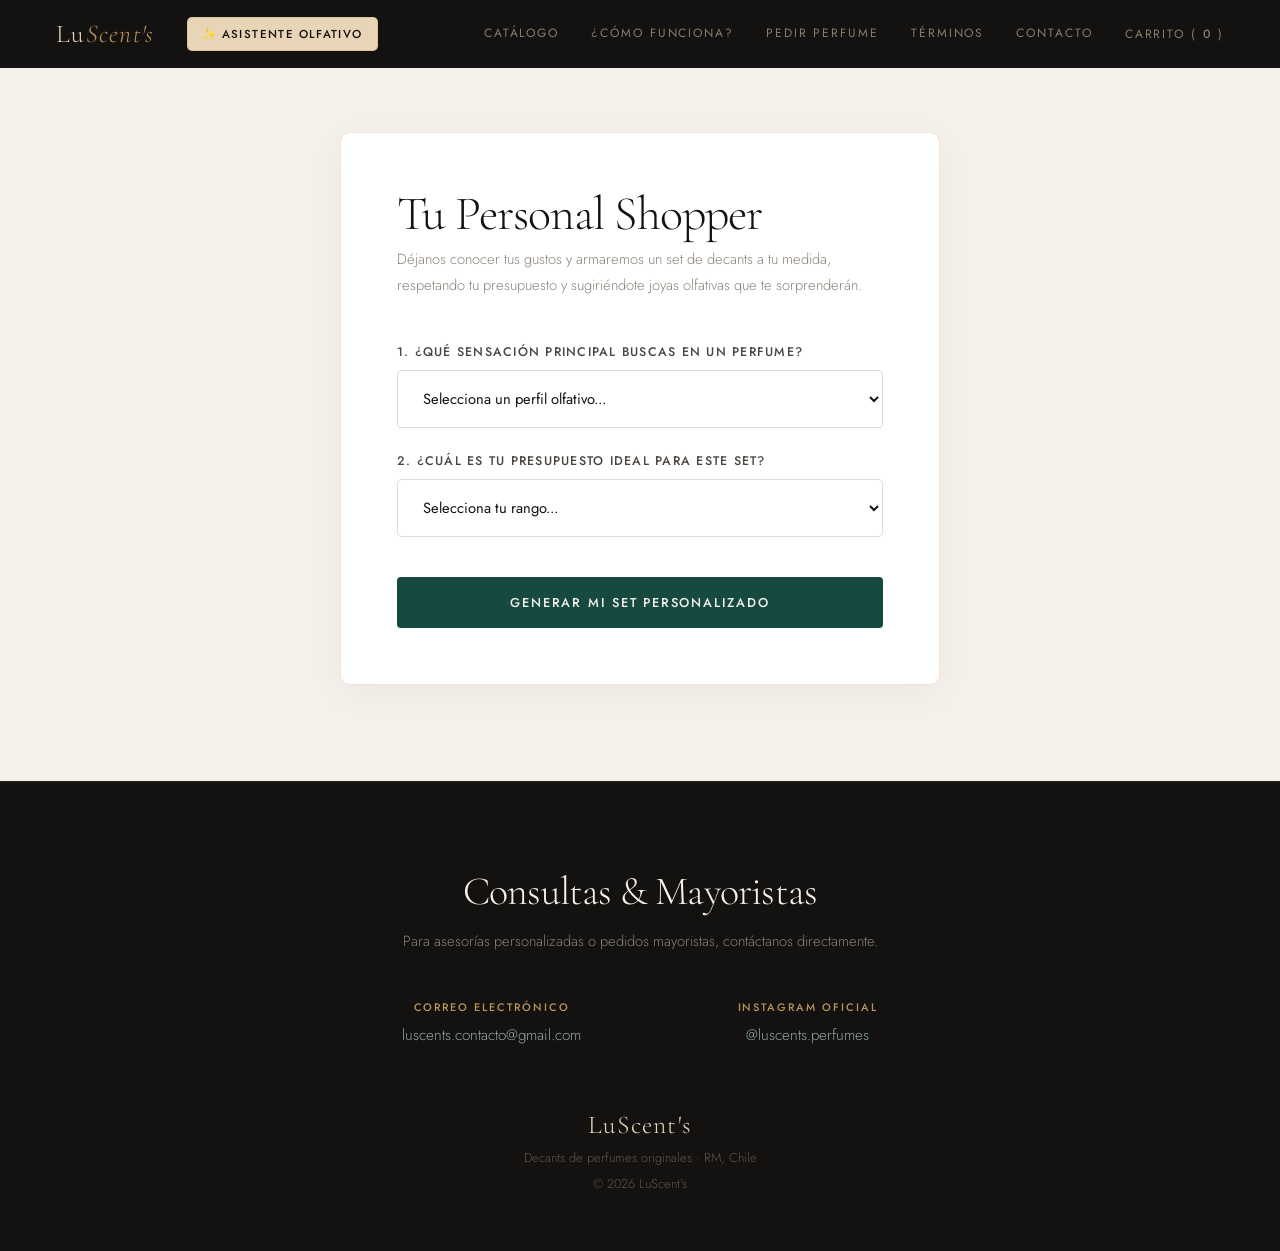
<file: asistente.html>
<!DOCTYPE html>
<html lang="es">
<head>
  <meta charset="UTF-8"/>
  <meta name="viewport" content="width=device-width, initial-scale=1.0"/>
  <meta name="description" content="Asistente Olfativo de LuScent's — Te ayudamos a armar el set de decants perfecto según tu perfil y presupuesto."/>
  <meta name="theme-color" content="#181614"/>
  <title>Asistente Olfativo — LuScent's</title>
  <link rel="preconnect" href="https://fonts.googleapis.com"/>
  <link rel="preconnect" href="https://fonts.gstatic.com" crossorigin/>
  <link href="https://fonts.googleapis.com/css2?family=Cormorant+Garamond:ital,wght@0,300;0,400;0,600;1,300;1,400&family=Jost:wght@300;400;500&display=swap" rel="stylesheet"/>
  <link rel="stylesheet" href="css/styles.css"/>
  <!-- Ícono de la pestaña del navegador (Favicon) -->
<link rel="icon" type="image/png" href="img/favicon.png">

<!-- Configuración Open Graph para previsualización en WhatsApp/Redes -->
<meta property="og:title" content="LuScent's — Decants de Perfumes Originales · Chile" />
<meta property="og:description" content="Fragancias 100% originales en frascos de 2,5 ml y 5 ml. Prueba antes de invertir. Envíos a todo Chile." />
<meta property="og:url" content="https://lucianxolivieri.github.io/luscents/" />
<meta property="og:image" content="https://lucianxolivieri.github.io/luscents/img/banner-preview.png" />
<meta property="og:type" content="website" />
<meta property="og:site_name" content="LuScent's" />
</head>
<body>

  <header class="nav" id="main-nav">
    <div class="nav__left">
      <a href="index.html" class="nav__logo">Lu<em>Scent's</em></a>
      <a href="asistente.html" class="nav__ai-link active" aria-current="page">✨ Asistente Olfativo</a>
    </div>
    <nav class="nav__links" role="navigation" aria-label="Menú principal">
      <a href="index.html">Catálogo</a>
      <a href="como-funciona.html">¿Cómo funciona?</a>
      <a href="solicitud.html">Pedir Perfume</a>
      <a href="terminos.html">Términos</a>
      <a href="#contacto">Contacto</a>
      <button class="cart-btn" id="nav-cart-btn" aria-label="Abrir carrito">
        Carrito (<span id="nav-cart-count">0</span>)
      </button>
    </nav>
  </header>

  <section class="page-content" style="min-height:85vh;">
    <div class="assistant-wrap">

      <div id="assistant-intro">
        <h1 class="page-title">Tu Personal Shopper</h1>
        <p class="page-desc">Déjanos conocer tus gustos y armaremos un set de decants a tu medida, respetando tu presupuesto y sugiriéndote joyas olfativas que te sorprenderán.</p>

        <form class="custom-form" id="assistant-form" novalidate>
          <div class="input-group">
            <label for="ai-profile">1. ¿Qué sensación principal buscas en un perfume?</label>
            <select id="ai-profile" required class="ai-select">
              <option value="" disabled selected>Selecciona un perfil olfativo...</option>
              <option value="dulce">Cálido y Dulce (Vainilla, Caramelo, Licores)</option>
              <option value="fresco">Fresco y Limpio (Cítricos, Marinos, Menta)</option>
              <option value="oscuro">Misterioso y Oscuro (Maderas, Tabaco, Especias)</option>
            </select>
          </div>
          <div class="input-group">
            <label for="ai-budget">2. ¿Cuál es tu presupuesto ideal para este set?</label>
            <select id="ai-budget" required class="ai-select">
              <option value="" disabled selected>Selecciona tu rango...</option>
              <option value="10000">Alrededor de $10.000 (Set de inicio)</option>
              <option value="15000">Alrededor de $15.000 (Set intermedio)</option>
              <option value="25000">Hasta $25.000 (Set premium / Nicho)</option>
            </select>
          </div>
          <button type="submit" class="btn btn--full form-btn">Generar mi set personalizado</button>
        </form>
      </div>

      <div id="assistant-loading" style="display:none;text-align:center;padding:4rem 0;">
        <p style="font-family:var(--ff-disp);font-size:1.5rem;color:var(--gold-dk);font-style:italic;">Analizando notas olfativas...</p>
      </div>

      <div id="assistant-results" style="display:none;">
        <h2 class="page-title" style="font-size:2rem;">Tu Selección Perfecta</h2>
        <p class="page-desc" id="ai-global-desc" style="margin-bottom:1.5rem;font-weight:500;"></p>

        <div class="ai-results-grid" id="ai-base-set"></div>

        <div class="ai-total-box">
          <span>Total Set Sugerido:</span>
          <strong id="ai-base-total"></strong>
        </div>

        <div class="ai-upsell">
          <h3>Sugerencia Exclusiva (Fuera de presupuesto)</h3>
          <p>Si deseas llevar esta experiencia olfativa a un nivel superior, te recomendamos añadir esta pieza:</p>
          <div id="ai-upsell-item"></div>
        </div>

        <div class="ai-actions" style="display:flex;flex-direction:column;gap:.5rem;">
          <button class="btn btn--full" id="btn-add-base" style="margin-bottom:.5rem;">Añadir Set Sugerido al Carrito</button>
          <button class="btn-outline btn-outline--green" id="btn-add-all">Añadir Set + Sugerencia Exclusiva</button>
        </div>

        <button class="btn-outline" style="border:none;font-size:.75rem;margin-top:1.5rem;" onclick="location.reload()">← Volver a intentar</button>
      </div>

    </div>
  </section>

  <section class="contact" id="contacto" aria-labelledby="contact-heading-ai">
    <div class="contact__inner">
      <h2 class="contact__title" id="contact-heading-ai">Consultas & Mayoristas</h2>
      <p class="contact__desc">Para asesorías personalizadas o pedidos mayoristas, contáctanos directamente.</p>
      <div class="contact__methods">
        <div class="contact__method">
          <span class="contact__label">Correo Electrónico</span>
          <a href="mailto:luscents.contacto@gmail.com" class="contact__link">luscents.contacto@gmail.com</a>
        </div>
        <div class="contact__method">
          <span class="contact__label">Instagram Oficial</span>
          <a href="https://instagram.com/luscents.perfumes" target="_blank" rel="noopener noreferrer" class="contact__link">@luscents.perfumes</a>
        </div>
      </div>
    </div>
  </section>

  <footer class="footer">
    <span class="footer__logo">LuScent's</span>
    <p>Decants de perfumes originales · RM, Chile</p>
    <p class="footer__copy">© 2026 LuScent's</p>
  </footer>

  <!-- CARRITO -->
  <div class="cart-overlay" id="cart-overlay" aria-hidden="true"></div>
  <div class="cart-sidebar" id="cart-sidebar" role="dialog" aria-modal="true" aria-label="Tu carrito">
    <div class="cart-header">
      <h2>Tu Pedido</h2>
      <button class="cart-close-btn" id="cart-close-btn" aria-label="Cerrar carrito">
        <svg width="20" height="20" viewBox="0 0 24 24" fill="none" stroke="currentColor" stroke-width="1.5" aria-hidden="true"><path d="M18 6 6 18M6 6l12 12"/></svg>
      </button>
    </div>
    <div class="cart-items" id="cart-items"></div>
    <div class="cart-footer">
      <div class="cart-total"><span>Total</span><span id="cart-total-price">$ 0</span></div>
      <a class="btn btn--full" id="cart-checkout" href="#">Enviar pedido por WhatsApp</a>
    </div>
  </div>

  <!-- CHECKOUT -->
  <div class="checkout-overlay" id="checkout-overlay" aria-hidden="true"></div>
  <div class="checkout-modal" id="checkout-modal" role="dialog" aria-modal="true" aria-label="Confirmar pedido" aria-hidden="true">
    <div class="checkout-header">
      <h2>Confirmar Pedido</h2>
      <button class="cart-close-btn" id="checkout-close" aria-label="Cerrar">
        <svg width="20" height="20" viewBox="0 0 24 24" fill="none" stroke="currentColor" stroke-width="1.5" aria-hidden="true"><path d="M18 6 6 18M6 6l12 12"/></svg>
      </button>
    </div>
    <div class="checkout-body">
      <div class="checkout-summary" id="checkout-summary"></div>
      <div class="checkout-discount">
        <label for="coupon-code">Código de descuento</label>
        <div class="discount-group">
          <input type="text" id="coupon-code" placeholder="Ej: LUSCENT10" autocomplete="off"/>
          <button type="button" class="btn-outline" style="width:auto;padding:.75rem 1.5rem;" id="apply-coupon">Aplicar</button>
        </div>
        <p class="coupon-msg" id="coupon-msg" role="alert"></p>
      </div>
      <div class="checkout-totals">
        <div class="totals-row"><span>Subtotal</span><span id="checkout-subtotal">$0</span></div>
        <div class="totals-row disc-row" id="checkout-discount-row" style="display:none;">
          <span>Descuento</span><span id="checkout-discount-amt">-$0</span>
        </div>
        <div class="totals-row grand-total"><span>Total Final</span><span id="checkout-total">$0</span></div>
      </div>
    </div>
    <div class="checkout-footer">
      <a class="btn btn--full" id="checkout-confirm-btn" href="#" target="_blank" rel="noopener noreferrer">Finalizar en WhatsApp</a>
    </div>
  </div>

  <script src="js/catalog.js"></script>
  <script src="js/scripts.js"></script>
</body>
</html>
</file>
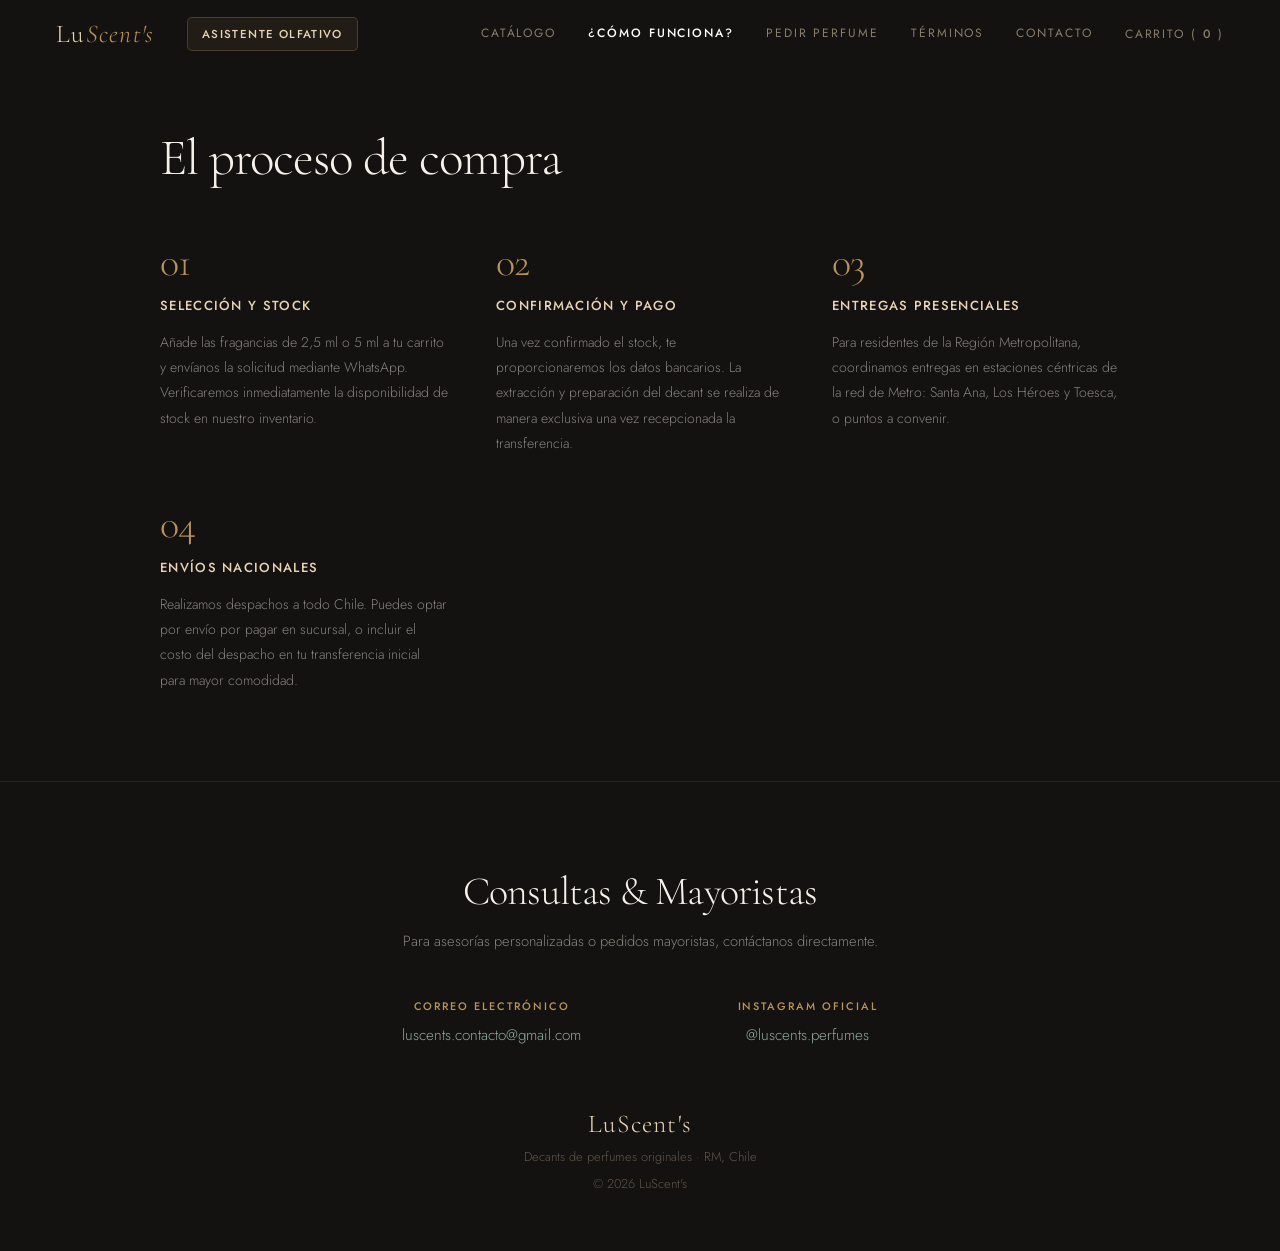
<file: como-funciona.html>
<!DOCTYPE html>
<html lang="es">
<head>
  <meta charset="UTF-8"/>
  <meta name="viewport" content="width=device-width, initial-scale=1.0"/>
  <meta name="description" content="Cómo funciona LuScent's — Proceso de compra: selección, pago, retiro en Metro o envío a todo Chile."/>
  <meta name="theme-color" content="#181614"/>
  <title>¿Cómo funciona? — LuScent's</title>
  <link rel="preconnect" href="https://fonts.googleapis.com"/>
  <link rel="preconnect" href="https://fonts.gstatic.com" crossorigin/>
  <link href="https://fonts.googleapis.com/css2?family=Cormorant+Garamond:ital,wght@0,300;0,400;0,600;1,300;1,400&family=Jost:wght@300;400;500&display=swap" rel="stylesheet"/>
  <link rel="stylesheet" href="css/styles.css"/>
 <!-- Ícono de la pestaña del navegador (Favicon) -->
<link rel="icon" type="image/png" href="img/favicon.png">

<!-- Configuración Open Graph para previsualización en WhatsApp/Redes -->
<meta property="og:title" content="LuScent's — Decants de Perfumes Originales · Chile" />
<meta property="og:description" content="Fragancias 100% originales en frascos de 2,5 ml y 5 ml. Prueba antes de invertir. Envíos a todo Chile." />
<meta property="og:url" content="https://lucianxolivieri.github.io/luscents/" />
<meta property="og:image" content="https://lucianxolivieri.github.io/luscents/img/banner-preview.png" />
<meta property="og:type" content="website" />
<meta property="og:site_name" content="LuScent's" />
</head>
<body>

  <header class="nav" id="main-nav">
    <div class="nav__left">
      <a href="index.html" class="nav__logo">Lu<em>Scent's</em></a>
      <a href="asistente.html" class="nav__ai-link">Asistente Olfativo</a>
    </div>
    <nav class="nav__links" role="navigation" aria-label="Menú principal">
      <a href="index.html">Catálogo</a>
      <a href="como-funciona.html" class="active" aria-current="page">¿Cómo funciona?</a>
      <a href="solicitud.html">Pedir Perfume</a>
      <a href="terminos.html">Términos</a>
      <a href="#contacto">Contacto</a>
      <button class="cart-btn" id="nav-cart-btn" aria-label="Abrir carrito">
        Carrito (<span id="nav-cart-count">0</span>)
      </button>
    </nav>
  </header>

  <section class="how" style="min-height:80vh;display:flex;align-items:center;padding-top:calc(var(--nav-h) + 4rem);">
    <div class="how__inner">
      <h1 class="section-title">El proceso de compra</h1>
      <div class="how__steps">

        <div class="how__step">
          <span class="how__num">01</span>
          <h2>Selección y Stock</h2>
          <p>Añade las fragancias de 2,5 ml o 5 ml a tu carrito y envíanos la solicitud mediante WhatsApp. Verificaremos inmediatamente la disponibilidad de stock en nuestro inventario.</p>
        </div>

        <div class="how__step">
          <span class="how__num">02</span>
          <h2>Confirmación y Pago</h2>
          <p>Una vez confirmado el stock, te proporcionaremos los datos bancarios. La extracción y preparación del decant se realiza de manera exclusiva una vez recepcionada la transferencia.</p>
        </div>

        <div class="how__step">
          <span class="how__num">03</span>
          <h2>Entregas Presenciales</h2>
          <p>Para residentes de la Región Metropolitana, coordinamos entregas en estaciones céntricas de la red de Metro: Santa Ana, Los Héroes y Toesca, o puntos a convenir.</p>
        </div>

        <div class="how__step">
          <span class="how__num">04</span>
          <h2>Envíos Nacionales</h2>
          <p>Realizamos despachos a todo Chile. Puedes optar por envío por pagar en sucursal, o incluir el costo del despacho en tu transferencia inicial para mayor comodidad.</p>
        </div>

      </div>
    </div>
  </section>

  <section class="contact" id="contacto" aria-labelledby="contact-heading-cf">
    <div class="contact__inner">
      <h2 class="contact__title" id="contact-heading-cf">Consultas & Mayoristas</h2>
      <p class="contact__desc">Para asesorías personalizadas o pedidos mayoristas, contáctanos directamente.</p>
      <div class="contact__methods">
        <div class="contact__method">
          <span class="contact__label">Correo Electrónico</span>
          <a href="mailto:luscents.contacto@gmail.com" class="contact__link">luscents.contacto@gmail.com</a>
        </div>
        <div class="contact__method">
          <span class="contact__label">Instagram Oficial</span>
          <a href="https://instagram.com/luscents.perfumes" target="_blank" rel="noopener noreferrer" class="contact__link">@luscents.perfumes</a>
        </div>
      </div>
    </div>
  </section>

  <footer class="footer">
    <span class="footer__logo">LuScent's</span>
    <p>Decants de perfumes originales · RM, Chile</p>
    <p class="footer__copy">© 2026 LuScent's</p>
  </footer>

  <!-- CARRITO -->
  <div class="cart-overlay" id="cart-overlay" aria-hidden="true"></div>
  <div class="cart-sidebar" id="cart-sidebar" role="dialog" aria-modal="true" aria-label="Tu carrito">
    <div class="cart-header">
      <h2>Tu Pedido</h2>
      <button class="cart-close-btn" id="cart-close-btn" aria-label="Cerrar carrito">
        <svg width="20" height="20" viewBox="0 0 24 24" fill="none" stroke="currentColor" stroke-width="1.5" aria-hidden="true"><path d="M18 6 6 18M6 6l12 12"/></svg>
      </button>
    </div>
    <div class="cart-items" id="cart-items"></div>
    <div class="cart-footer">
      <div class="cart-total"><span>Total</span><span id="cart-total-price">$ 0</span></div>
      <a class="btn btn--full" id="cart-checkout" href="#">Enviar pedido por WhatsApp</a>
    </div>
  </div>

  <!-- CHECKOUT -->
  <div class="checkout-overlay" id="checkout-overlay" aria-hidden="true"></div>
  <div class="checkout-modal" id="checkout-modal" role="dialog" aria-modal="true" aria-label="Confirmar pedido" aria-hidden="true">
    <div class="checkout-header">
      <h2>Confirmar Pedido</h2>
      <button class="cart-close-btn" id="checkout-close" aria-label="Cerrar">
        <svg width="20" height="20" viewBox="0 0 24 24" fill="none" stroke="currentColor" stroke-width="1.5" aria-hidden="true"><path d="M18 6 6 18M6 6l12 12"/></svg>
      </button>
    </div>
    <div class="checkout-body">
      <div class="checkout-summary" id="checkout-summary"></div>
      <div class="checkout-discount">
        <label for="coupon-code">Código de descuento</label>
        <div class="discount-group">
          <input type="text" id="coupon-code" placeholder="Ej: LUSCENT10" autocomplete="off"/>
          <button type="button" class="btn-outline" style="width:auto;padding:.75rem 1.5rem;" id="apply-coupon">Aplicar</button>
        </div>
        <p class="coupon-msg" id="coupon-msg" role="alert"></p>
      </div>
      <div class="checkout-totals">
        <div class="totals-row"><span>Subtotal</span><span id="checkout-subtotal">$0</span></div>
        <div class="totals-row disc-row" id="checkout-discount-row" style="display:none;">
          <span>Descuento</span><span id="checkout-discount-amt">-$0</span>
        </div>
        <div class="totals-row grand-total"><span>Total Final</span><span id="checkout-total">$0</span></div>
      </div>
    </div>
    <div class="checkout-footer">
      <a class="btn btn--full" id="checkout-confirm-btn" href="#" target="_blank" rel="noopener noreferrer">Finalizar en WhatsApp</a>
    </div>
  </div>

  <script src="js/catalog.js"></script>
  <script src="js/scripts.js"></script>
</body>
</html>
</file>
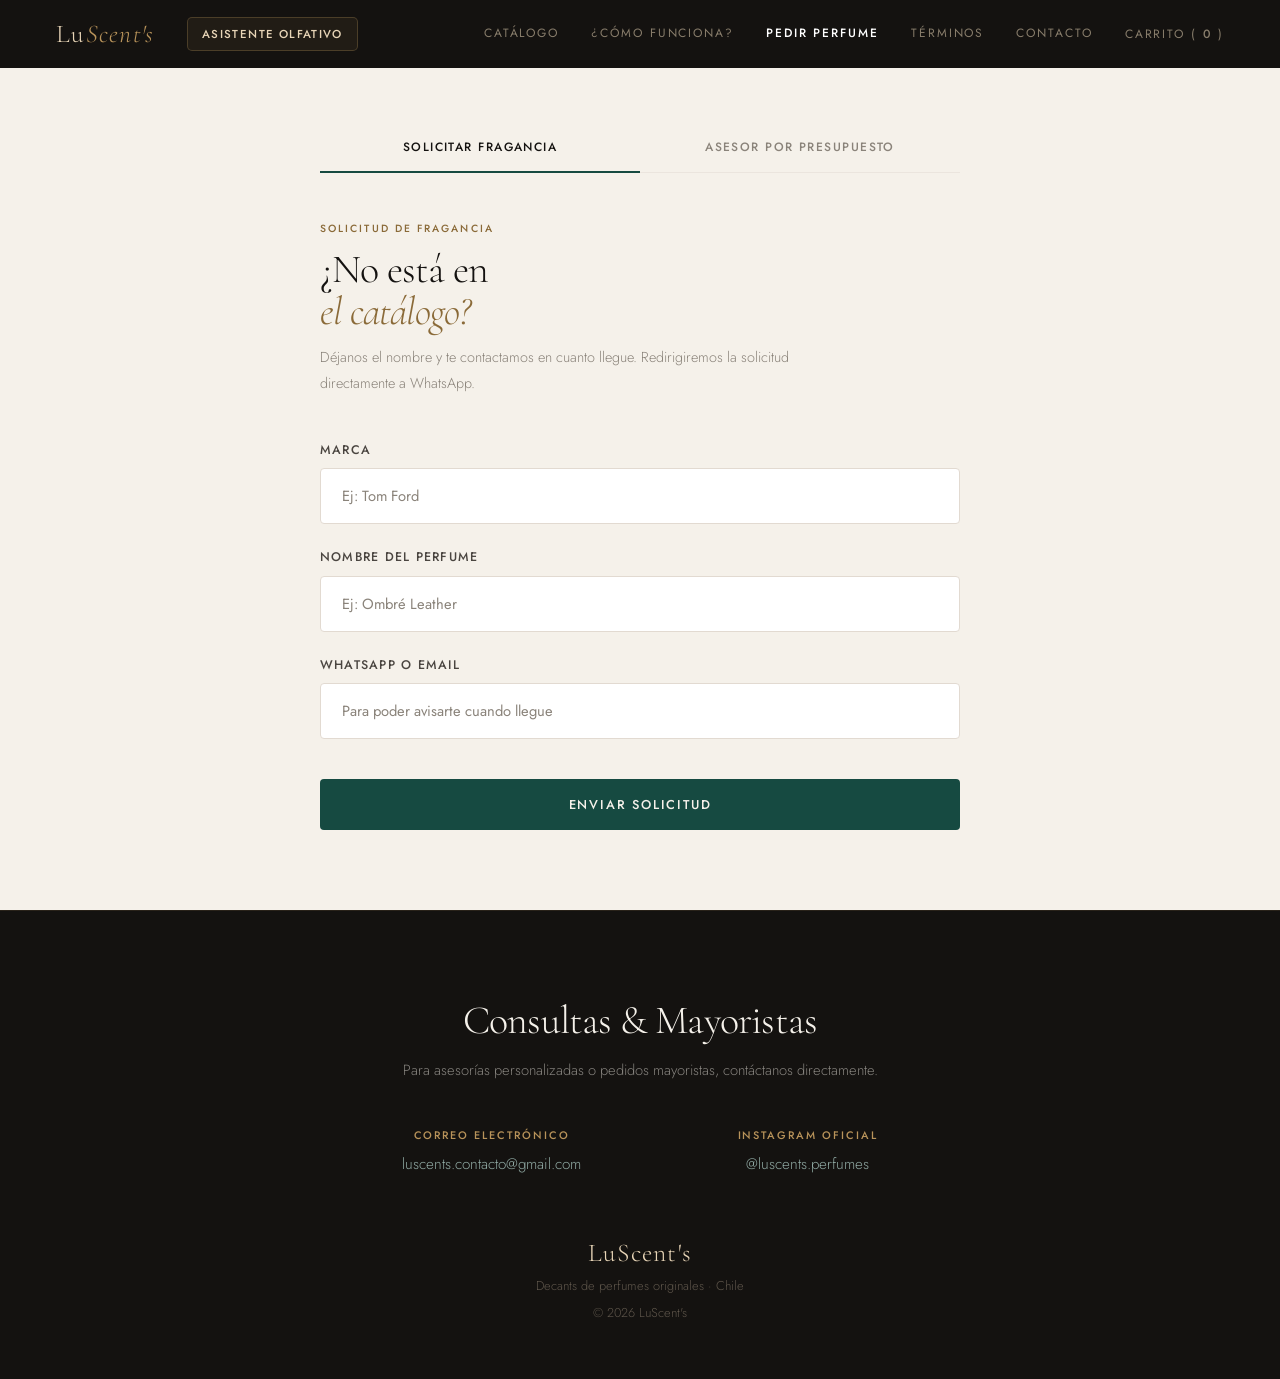
<file: solicitud.html>
<!DOCTYPE html>
<html lang="es">
<head>
  <meta charset="UTF-8"/>
  <meta name="viewport" content="width=device-width, initial-scale=1.0"/>
  <meta name="description" content="Solicitar perfume a LuScent's — ¿No encontraste la fragancia? Déjanos tus datos y te avisamos cuando llegue."/>
  <meta name="theme-color" content="#181614"/>
  <title>Solicitar Perfume — LuScent's</title>
  <link rel="preconnect" href="https://fonts.googleapis.com"/>
  <link rel="preconnect" href="https://fonts.gstatic.com" crossorigin/>
  <link href="https://fonts.googleapis.com/css2?family=Cormorant+Garamond:ital,wght@0,300;0,400;0,600;1,300;1,400&family=Jost:wght@300;400;500&display=swap" rel="stylesheet"/>
  <link rel="stylesheet" href="css/styles.css"/>
 <!-- Ícono de la pestaña del navegador (Favicon) -->
<link rel="icon" type="image/png" href="img/favicon.png">

<!-- Configuración Open Graph para previsualización en WhatsApp/Redes -->
<meta property="og:title" content="LuScent's — Decants de Perfumes Originales · Chile" />
<meta property="og:description" content="Fragancias 100% originales en frascos de 2,5 ml y 5 ml. Prueba antes de invertir. Envíos a todo Chile." />
<meta property="og:url" content="https://lucianxolivieri.github.io/luscents/" />
<meta property="og:image" content="https://lucianxolivieri.github.io/luscents/img/banner-preview.png" />
<meta property="og:type" content="website" />
<meta property="og:site_name" content="LuScent's" />
</head>
<body>

  <header class="nav" id="main-nav">
    <div class="nav__left">
      <a href="index.html" class="nav__logo">Lu<em>Scent's</em></a>
      <a href="asistente.html" class="nav__ai-link">Asistente Olfativo</a>
    </div>
    <nav class="nav__links" role="navigation" aria-label="Menú principal">
      <a href="index.html">Catálogo</a>
      <a href="como-funciona.html">¿Cómo funciona?</a>
      <a href="solicitud.html" class="active" aria-current="page">Pedir Perfume</a>
      <a href="terminos.html">Términos</a>
      <a href="#contacto">Contacto</a>
      <button class="cart-btn" id="nav-cart-btn" aria-label="Abrir carrito">
        Carrito (<span id="nav-cart-count">0</span>)
      </button>
    </nav>
  </header>

  <section class="sol-page">
    <div class="sol-wrapper">

      <!-- Tabs -->
      <div class="sol-tabs" role="tablist">
        <button class="sol-tab active" id="tab-request" role="tab" aria-selected="true" aria-controls="panel-request">
          Solicitar fragancia
        </button>
        <button class="sol-tab" id="tab-advisor" role="tab" aria-selected="false" aria-controls="panel-advisor">
          Asesor por presupuesto
        </button>
      </div>

      <!-- Panel 1 — Solicitar -->
      <div class="sol-panel active" id="panel-request" role="tabpanel" aria-labelledby="tab-request">
        <div class="sol-heading">
          <span class="sol-heading__label">Solicitud de fragancia</span>
          <h1 class="sol-heading__title">¿No está en<br><em>el catálogo?</em></h1>
          <p class="sol-heading__desc">Déjanos el nombre y te contactamos en cuanto llegue. Redirigiremos la solicitud directamente a WhatsApp.</p>
        </div>

        <form class="custom-form" id="solicitud-form" novalidate>
          <div class="input-group">
            <label for="marca">Marca</label>
            <input type="text" id="marca" name="marca" placeholder="Ej: Tom Ford" required autocomplete="off"/>
          </div>
          <div class="input-group">
            <label for="nombre">Nombre del perfume</label>
            <input type="text" id="nombre" name="nombre" placeholder="Ej: Ombré Leather" required autocomplete="off"/>
          </div>
          <div class="input-group">
            <label for="contacto">WhatsApp o Email</label>
            <input type="text" id="contacto" name="contacto" placeholder="Para poder avisarte cuando llegue" required autocomplete="off"/>
          </div>
          <button type="submit" class="btn btn--full form-btn">Enviar solicitud</button>
        </form>
      </div>

      <!-- Panel 2 — Asesor -->
      <div class="sol-panel" id="panel-advisor" role="tabpanel" aria-labelledby="tab-advisor">
        <div class="sol-heading">
          <span class="sol-heading__label">Asesoría personalizada</span>
          <h2 class="sol-heading__title">La mejor fragancia<br><em>para tu presupuesto.</em></h2>
          <p class="sol-heading__desc">Dinos cuánto quieres gastar y qué tipo de aroma buscas. Encontramos el mejor decant disponible para ti.</p>
        </div>

        <form class="custom-form" id="advisor-form" novalidate>
          <div class="input-group">
            <label for="advisor-price-input">Presupuesto máximo para el perfume sellado o decant de 5ml</label>
            <input type="number" id="advisor-price-input" placeholder="Ej: 7500" min="1000" max="99999" step="500" autocomplete="off" inputmode="numeric"/>
            <div class="price-chips" id="price-chips" role="group" aria-label="Accesos rápidos de precio" style="margin-top:.6rem;">
              <button type="button" class="price-chip" data-val="5000">$5.000</button>
              <button type="button" class="price-chip" data-val="8000">$8.000</button>
              <button type="button" class="price-chip" data-val="12000">$12.000</button>
              <button type="button" class="price-chip" data-val="99999">Sin límite</button>
            </div>
            <p class="sol-error" id="advisor-price-error">Ingresa un presupuesto válido.</p>
          </div>

          <div class="input-group">
            <label for="advisor-desc">¿Qué aroma buscas?</label>
            <textarea id="advisor-desc" placeholder="Ej: algo cálido y dulce, con mucha proyección, para usar en noches de invierno. Me gustan los aromas especiados como la canela y el oud." rows="4"></textarea>
            <p class="sol-error" id="advisor-desc-error">Describe brevemente qué aroma buscas.</p>
          </div>

          <button type="submit" class="btn btn--full form-btn" id="advisor-submit-btn">Encontrar mi perfume ideal</button>
        </form>

        <!-- Carga -->
        <div class="advisor-loading" id="advisor-loading" aria-live="polite">
          <div class="advisor-loading__bar"></div>
          <span class="advisor-loading__text">Analizando el catálogo...</span>
        </div>

        <!-- Resultados -->
        <div class="advisor-results" id="advisor-results">
          <div class="advisor-divider"></div>
          <span class="advisor-result-label" id="advisor-result-label">Recomendación principal</span>

          <div class="advisor-card" id="advisor-main-card">
            <div class="advisor-card__top">
              <div class="advisor-card__meta">
                <span class="advisor-card__brand" id="res-brand"></span>
                <span class="advisor-card__name"  id="res-name"></span>
              </div>
              <div class="advisor-card__price-block">
                <span class="advisor-card__size-label">5 ml</span>
                <span class="advisor-card__price" id="res-price"></span>
              </div>
            </div>
            <div class="advisor-card__notas">
              <strong>Notas</strong><span id="res-notas"></span>
            </div>
            <p class="advisor-card__match" id="res-match"></p>
          </div>

          <span class="advisor-result-label" style="margin-top:1.5rem;display:block;" id="advisor-alt-label">Alternativa a considerar</span>
          <div class="advisor-card" id="advisor-alt-card">
            <div class="advisor-card__top">
              <div class="advisor-card__meta">
                <span class="advisor-card__brand" id="res-alt-brand"></span>
                <span class="advisor-card__name"  id="res-alt-name"></span>
              </div>
              <div class="advisor-card__price-block">
                <span class="advisor-card__size-label">5 ml</span>
                <span class="advisor-card__price" id="res-alt-price"></span>
              </div>
            </div>
            <div class="advisor-card__notas">
              <strong>Notas</strong><span id="res-alt-notas"></span>
            </div>
            <p class="advisor-card__match" id="res-alt-match"></p>
          </div>

          <div class="advisor-actions">
            <button class="btn" id="advisor-add-main">Añadir al carrito</button>
            <a class="btn-outline" id="advisor-wa-btn" href="#" target="_blank" rel="noopener noreferrer" style="text-align:center;">Consultar por WhatsApp</a>
            <button class="btn-outline" id="advisor-reset" style="flex-basis:100%;">Nueva consulta</button>
          </div>
        </div>
      </div>

    </div>
  </section>

  <section class="contact" id="contacto" aria-labelledby="contact-heading-sol">
    <div class="contact__inner">
      <h2 class="contact__title" id="contact-heading-sol">Consultas & Mayoristas</h2>
      <p class="contact__desc">Para asesorías personalizadas o pedidos mayoristas, contáctanos directamente.</p>
      <div class="contact__methods">
        <div class="contact__method">
          <span class="contact__label">Correo Electrónico</span>
          <a href="mailto:luscents.contacto@gmail.com" class="contact__link">luscents.contacto@gmail.com</a>
        </div>
        <div class="contact__method">
          <span class="contact__label">Instagram Oficial</span>
          <a href="https://instagram.com/luscents.perfumes" target="_blank" rel="noopener noreferrer" class="contact__link">@luscents.perfumes</a>
        </div>
      </div>
    </div>
  </section>

  <footer class="footer">
    <span class="footer__logo">LuScent's</span>
    <p>Decants de perfumes originales · Chile</p>
    <p class="footer__copy">© 2026 LuScent's</p>
  </footer>

  <!-- CARRITO -->
  <div class="cart-overlay" id="cart-overlay" aria-hidden="true"></div>
  <div class="cart-sidebar" id="cart-sidebar" role="dialog" aria-modal="true" aria-label="Tu carrito">
    <div class="cart-header">
      <h2>Tu Pedido</h2>
      <button class="cart-close-btn" id="cart-close-btn" aria-label="Cerrar carrito">
        <svg width="20" height="20" viewBox="0 0 24 24" fill="none" stroke="currentColor" stroke-width="1.5" aria-hidden="true"><path d="M18 6 6 18M6 6l12 12"/></svg>
      </button>
    </div>
    <div class="cart-items" id="cart-items"></div>
    <div class="cart-footer">
      <div class="cart-total"><span>Total</span><span id="cart-total-price">$ 0</span></div>
      <a class="btn btn--full" id="cart-checkout" href="#">Enviar pedido por WhatsApp</a>
    </div>
  </div>

  <!-- CHECKOUT -->
  <div class="checkout-overlay" id="checkout-overlay" aria-hidden="true"></div>
  <div class="checkout-modal" id="checkout-modal" role="dialog" aria-modal="true" aria-label="Confirmar pedido" aria-hidden="true">
    <div class="checkout-header">
      <h2>Confirmar Pedido</h2>
      <button class="cart-close-btn" id="checkout-close" aria-label="Cerrar">
        <svg width="20" height="20" viewBox="0 0 24 24" fill="none" stroke="currentColor" stroke-width="1.5" aria-hidden="true"><path d="M18 6 6 18M6 6l12 12"/></svg>
      </button>
    </div>
    <div class="checkout-body">
      <div class="checkout-summary" id="checkout-summary"></div>
      <div class="checkout-discount">
        <label for="coupon-code">Código de descuento</label>
        <div class="discount-group">
          <input type="text" id="coupon-code" placeholder="Ej: LUSCENT10" autocomplete="off"/>
          <button type="button" class="btn-outline" style="width:auto;padding:.75rem 1.5rem;" id="apply-coupon">Aplicar</button>
        </div>
        <p class="coupon-msg" id="coupon-msg" role="alert"></p>
      </div>
      <div class="checkout-totals">
        <div class="totals-row"><span>Subtotal</span><span id="checkout-subtotal">$0</span></div>
        <div class="totals-row disc-row" id="checkout-discount-row" style="display:none;">
          <span>Descuento</span><span id="checkout-discount-amt">-$0</span>
        </div>
        <div class="totals-row grand-total"><span>Total Final</span><span id="checkout-total">$0</span></div>
      </div>
    </div>
    <div class="checkout-footer">
      <a class="btn btn--full" id="checkout-confirm-btn" href="#" target="_blank" rel="noopener noreferrer">Finalizar en WhatsApp</a>
    </div>
  </div>

  <script src="js/catalog.js"></script>
  <script src="js/scripts.js"></script>
  <script>
  /* ── Asesor por presupuesto — lógica local ── */
  (function() {
    const fmt    = n => "$ " + n.toLocaleString("es-CL");
    const WA_NUM = "56938861838";

    /* Tabs */
    document.getElementById("tab-request").addEventListener("click", () => switchTab("request"));
    document.getElementById("tab-advisor").addEventListener("click", () => switchTab("advisor"));

    function switchTab(tab) {
      ["request","advisor"].forEach(id => {
        const t = document.getElementById("tab-"   + id);
        const p = document.getElementById("panel-" + id);
        const active = id === tab;
        t?.classList.toggle("active", active);
        p?.classList.toggle("active", active);
        t?.setAttribute("aria-selected", active);
      });
    }

    /* Price input + chips */
    const priceInput = document.getElementById("advisor-price-input");

    document.querySelectorAll(".price-chip").forEach(chip => {
      chip.addEventListener("click", () => {
        document.querySelectorAll(".price-chip").forEach(c => c.classList.remove("selected"));
        chip.classList.add("selected");
        const val = chip.dataset.val;
        priceInput.value       = val === "99999" ? "" : val;
        priceInput.placeholder = val === "99999" ? "Sin límite" : "Ej: 7500";
        document.getElementById("advisor-price-error").classList.remove("visible");
      });
    });

    priceInput.addEventListener("input", () => {
      document.querySelectorAll(".price-chip").forEach(c => c.classList.remove("selected"));
      if (priceInput.value) document.getElementById("advisor-price-error").classList.remove("visible");
    });

    function getMax() {
      if (document.querySelector(".price-chip.selected[data-val='99999']")) return 99999;
      const v = parseInt(priceInput.value);
      return !isNaN(v) && v > 0 ? v : null;
    }

    /* Scoring */
    function score(p, query) {
      const q   = query.toLowerCase();
      const ws  = q.split(/[\s,]+/).filter(w => w.length > 2);
      let s     = 0;
      const hay = (p.notas + " " + p.desc + " " + (p.sim||"") + " " + p.emocion.join(" ")).toLowerCase();

      ws.forEach(w => { if (hay.includes(w)) s += 3; });

      const matches = [
        [/dulce|caramelo|vainilla|gourmand|postre|licor|coñac|miel/, "calido", 5],
        [/fresco|limpio|cítrico|marino|agua|océano|menta|verano/, "limpio", 5],
        [/oscuro|misterioso|madera|oud|incienso|tabaco|profundo/, "oscuro", 5],
        [/vibrante|energético|frutal|tropical/, "vibrante", 5],
        [/fuerte|proyección|potente|deja huella/, "proyeccion-atomica", 6],
        [/diario|trabajo|oficina|formal/, "diaria", 4],
        [/cita|romántico|noche|íntimo/, "cita", 4],
      ];
      matches.forEach(([rx, em, pts]) => { if (q.match(rx) && p.emocion.includes(em)) s += pts; });

      const notes = p.notas.toLowerCase();
      ["vainilla","oud","café","canela","lavanda","tabaco","incienso","coco","rosa"].forEach(n => {
        if (q.includes(n) && notes.includes(n)) s += 4;
      });
      if (q.match(/madera/) && (notes.includes("madera") || notes.includes("sándalo"))) s += 4;

      s += Math.log(p.p5) * 0.5;
      return s;
    }

    function matchReason(p, query) {
      const q = query.toLowerCase(), parts = [];
      if (q.match(/cálido|dulce|vainilla/)   && p.emocion.includes("calido"))              parts.push("perfil cálido que buscas");
      if (q.match(/fresco|limpio/)            && p.emocion.includes("limpio"))              parts.push("frescura y limpieza pedida");
      if (q.match(/oscuro|madera|oud/)        && p.emocion.includes("oscuro"))              parts.push("profundidad oscura solicitada");
      if (p.emocion.includes("proyeccion-atomica") && q.match(/fuerte|proyección/))         parts.push("proyección atómica que necesitas");
      if (q.match(/noche|cita/)               && (p.ocasion.includes("cita")||p.ocasion.includes("fiesta"))) parts.push("ideal para el contexto nocturno");
      if (q.match(/diario|oficina/)           && p.ocasion.includes("diaria"))              parts.push("perfectamente versátil para el día");
      if (!parts.length) parts.push("excelente equilibrio entre calidad y precio");
      return "Encaja por: " + parts.join(", ") + ".";
    }

    /* Form submit */
    document.getElementById("advisor-form").addEventListener("submit", function(e) {
      e.preventDefault();
      let valid = true;
      const max  = getMax();
      const desc = (document.getElementById("advisor-desc").value || "").trim();
      if (!max)  { document.getElementById("advisor-price-error").classList.add("visible"); valid = false; }
      if (!desc) { document.getElementById("advisor-desc-error").classList.add("visible"); valid = false; }
      else         document.getElementById("advisor-desc-error").classList.remove("visible");
      if (!valid) return;

      document.getElementById("advisor-results").classList.remove("visible");
      document.getElementById("advisor-loading").classList.add("visible");
      document.getElementById("advisor-submit-btn").disabled = true;
      setTimeout(() => runAdvisor(desc, max), 1400);
    });

    function runAdvisor(query, maxPrice) {
      const pool = (typeof activeProducts !== "undefined" ? activeProducts : []).filter(p => p.p5 <= maxPrice);

      if (!pool.length) {
        document.getElementById("advisor-loading").classList.remove("visible");
        document.getElementById("advisor-submit-btn").disabled = false;
        document.getElementById("advisor-result-label").textContent = "Sin resultados en ese rango";
        document.getElementById("res-name").textContent  = "No hay fragancias disponibles en ese rango. Prueba un presupuesto mayor.";
        ["res-brand","res-notas","res-price","res-match"].forEach(id => { const el = document.getElementById(id); if (el) el.textContent = ""; });
        document.getElementById("advisor-alt-card").style.display  = "none";
        document.getElementById("advisor-alt-label").style.display = "none";
        document.getElementById("advisor-wa-btn").style.display    = "none";
        document.getElementById("advisor-results").classList.add("visible");
        return;
      }

      const sorted = pool.map(p => ({ p, s: score(p, query) })).sort((a,b) => b.s - a.s);
      const main   = sorted[0].p;
      const alt    = sorted.length > 1 ? sorted[1].p : null;
      const budgetLabel = maxPrice >= 99999 ? "Sin límite" : fmt(maxPrice);

      document.getElementById("res-brand").textContent  = main.brand;
      document.getElementById("res-name").textContent   = main.name;
      document.getElementById("res-price").textContent  = fmt(main.p5);
      document.getElementById("res-notas").textContent  = " " + main.notas;
      document.getElementById("res-match").textContent  = matchReason(main, query);

      if (alt) {
        document.getElementById("res-alt-brand").textContent  = alt.brand;
        document.getElementById("res-alt-name").textContent   = alt.name;
        document.getElementById("res-alt-price").textContent  = fmt(alt.p5);
        document.getElementById("res-alt-notas").textContent  = " " + alt.notas;
        document.getElementById("res-alt-match").textContent  = matchReason(alt, query);
        document.getElementById("advisor-alt-card").style.display  = "";
        document.getElementById("advisor-alt-label").style.display = "";
      } else {
        document.getElementById("advisor-alt-card").style.display  = "none";
        document.getElementById("advisor-alt-label").style.display = "none";
      }

      /* WhatsApp */
      const waLines = [
        "Hola LuScent's, consulta del *Asesor por Presupuesto*:",
        "",
        `*Presupuesto:* ${budgetLabel} (por decant 5ml)`,
        `*Aroma buscado:* ${query}`,
        "",
        `*Recomendación principal:* ${main.brand} — ${main.name} (${fmt(main.p5)})`,
        alt ? `*Alternativa sugerida:* ${alt.brand} — ${alt.name} (${fmt(alt.p5)})` : "",
        "",
        "¿Están disponibles? Quedo a la espera.",
      ].filter(Boolean).join("\n");

      const waBtn = document.getElementById("advisor-wa-btn");
      waBtn.href          = `https://wa.me/${WA_NUM}?text=${encodeURIComponent(waLines)}`;
      waBtn.style.display = "";

      /* Añadir al carrito */
      document.getElementById("advisor-add-main").onclick = () => {
        if (typeof LS !== "undefined") {
          LS.cart.push({ brand:main.brand, name:main.name, size:"5ml", price:main.p5, img:main.img });
          LS.saveCart(); LS.updateCartUI();
          LS.showToast({ brand:main.brand, name:main.name, img:main.img });
          LS.animateCartBtn(); LS.toggleCart();
        }
      };

      /* Reset */
      document.getElementById("advisor-reset").onclick = () => {
        document.getElementById("advisor-results").classList.remove("visible");
        document.getElementById("advisor-form").reset();
        document.querySelectorAll(".price-chip").forEach(c => c.classList.remove("selected"));
        priceInput.placeholder                        = "Ej: 7500";
        document.getElementById("advisor-submit-btn").disabled = false;
        document.getElementById("advisor-alt-card").style.display  = "";
        document.getElementById("advisor-alt-label").style.display = "";
      };

      document.getElementById("advisor-loading").classList.remove("visible");
      document.getElementById("advisor-submit-btn").disabled = false;
      document.getElementById("advisor-results").classList.add("visible");
    }

    document.getElementById("advisor-desc").addEventListener("input", () => {
      if (document.getElementById("advisor-desc").value.trim())
        document.getElementById("advisor-desc-error").classList.remove("visible");
    });
  })();
  </script>
</body>
</html>
</file>
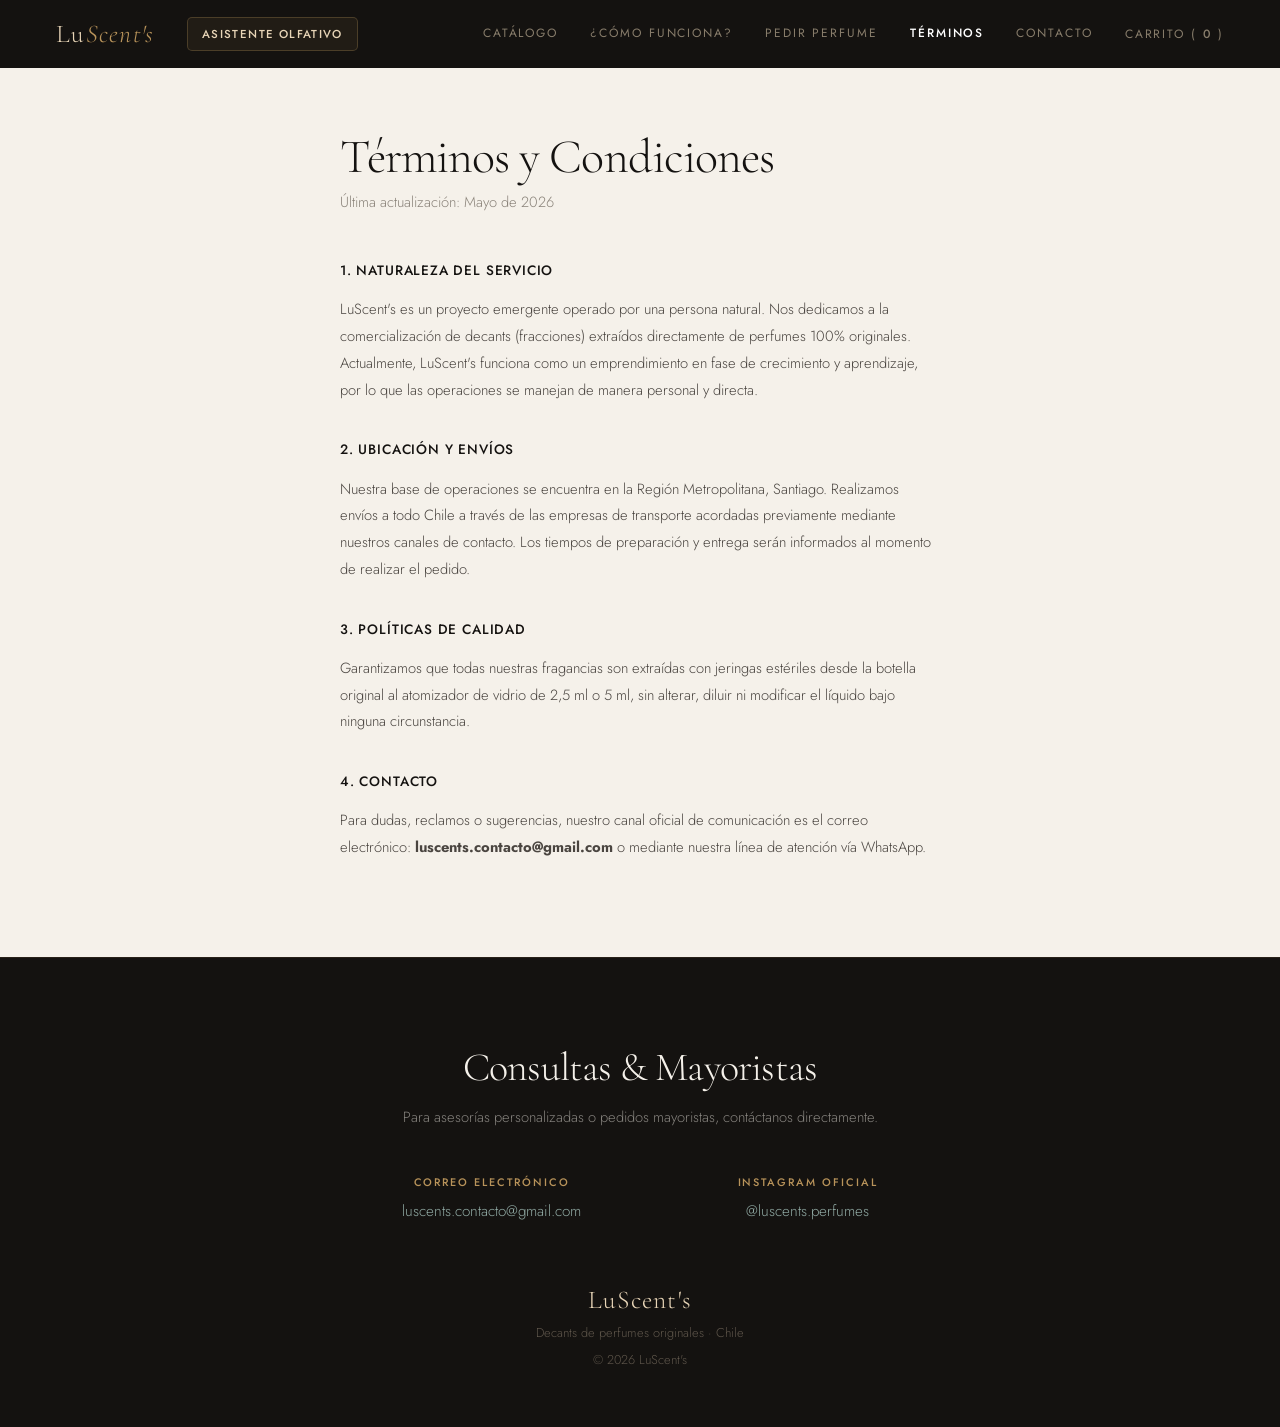
<file: terminos.html>
<!DOCTYPE html>
<html lang="es">
<head>
  <meta charset="UTF-8"/>
  <meta name="viewport" content="width=device-width, initial-scale=1.0"/>
  <meta name="description" content="Términos y Condiciones de LuScent's — Información sobre nuestro servicio de decants, envíos y políticas de calidad."/>
  <meta name="theme-color" content="#181614"/>
  <title>Términos y Condiciones — LuScent's</title>
  <link rel="preconnect" href="https://fonts.googleapis.com"/>
  <link rel="preconnect" href="https://fonts.gstatic.com" crossorigin/>
  <link href="https://fonts.googleapis.com/css2?family=Cormorant+Garamond:ital,wght@0,300;0,400;0,600;1,300;1,400&family=Jost:wght@300;400;500&display=swap" rel="stylesheet"/>
  <link rel="stylesheet" href="css/styles.css"/>
 <!-- Ícono de la pestaña del navegador (Favicon) -->
<link rel="icon" type="image/png" href="img/favicon.png">

<!-- Configuración Open Graph para previsualización en WhatsApp/Redes -->
<meta property="og:title" content="LuScent's — Decants de Perfumes Originales · Chile" />
<meta property="og:description" content="Fragancias 100% originales en frascos de 2,5 ml y 5 ml. Prueba antes de invertir. Envíos a todo Chile." />
<meta property="og:url" content="https://lucianxolivieri.github.io/luscents/" />
<meta property="og:image" content="https://lucianxolivieri.github.io/luscents/img/banner-preview.png" />
<meta property="og:type" content="website" />
<meta property="og:site_name" content="LuScent's" />
</head>
<body>

  <header class="nav" id="main-nav">
    <div class="nav__left">
      <a href="index.html" class="nav__logo">Lu<em>Scent's</em></a>
      <a href="asistente.html" class="nav__ai-link">Asistente Olfativo</a>
    </div>
    <nav class="nav__links" role="navigation" aria-label="Menú principal">
      <a href="index.html">Catálogo</a>
      <a href="como-funciona.html">¿Cómo funciona?</a>
      <a href="solicitud.html">Pedir Perfume</a>
      <a href="terminos.html" class="active" aria-current="page">Términos</a>
      <a href="#contacto">Contacto</a>
      <button class="cart-btn" id="nav-cart-btn" aria-label="Abrir carrito">
        Carrito (<span id="nav-cart-count">0</span>)
      </button>
    </nav>
  </header>

  <section class="page-content">
    <div class="text-container">
      <h1 class="page-title">Términos y Condiciones</h1>
      <p class="page-desc">Última actualización: Mayo de 2026</p>

      <div class="legal-text">
        <h3>1. Naturaleza del Servicio</h3>
        <p>LuScent's es un proyecto emergente operado por una persona natural. Nos dedicamos a la comercialización de decants (fracciones) extraídos directamente de perfumes 100% originales. Actualmente, LuScent's funciona como un emprendimiento en fase de crecimiento y aprendizaje, por lo que las operaciones se manejan de manera personal y directa.</p>

        <h3>2. Ubicación y Envíos</h3>
        <p>Nuestra base de operaciones se encuentra en la Región Metropolitana, Santiago. Realizamos envíos a todo Chile a través de las empresas de transporte acordadas previamente mediante nuestros canales de contacto. Los tiempos de preparación y entrega serán informados al momento de realizar el pedido.</p>

        <h3>3. Políticas de Calidad</h3>
        <p>Garantizamos que todas nuestras fragancias son extraídas con jeringas estériles desde la botella original al atomizador de vidrio de 2,5 ml o 5 ml, sin alterar, diluir ni modificar el líquido bajo ninguna circunstancia.</p>

        <h3>4. Contacto</h3>
        <p>Para dudas, reclamos o sugerencias, nuestro canal oficial de comunicación es el correo electrónico: <strong>luscents.contacto@gmail.com</strong> o mediante nuestra línea de atención vía WhatsApp.</p>
      </div>
    </div>
  </section>

  <section class="contact" id="contacto" aria-labelledby="contact-heading-ter">
    <div class="contact__inner">
      <h2 class="contact__title" id="contact-heading-ter">Consultas & Mayoristas</h2>
      <p class="contact__desc">Para asesorías personalizadas o pedidos mayoristas, contáctanos directamente.</p>
      <div class="contact__methods">
        <div class="contact__method">
          <span class="contact__label">Correo Electrónico</span>
          <a href="mailto:luscents.contacto@gmail.com" class="contact__link">luscents.contacto@gmail.com</a>
        </div>
        <div class="contact__method">
          <span class="contact__label">Instagram Oficial</span>
          <a href="https://instagram.com/luscents.perfumes" target="_blank" rel="noopener noreferrer" class="contact__link">@luscents.perfumes</a>
        </div>
      </div>
    </div>
  </section>

  <footer class="footer">
    <span class="footer__logo">LuScent's</span>
    <p>Decants de perfumes originales · Chile</p>
    <p class="footer__copy">© 2026 LuScent's</p>
  </footer>

  <!-- CARRITO -->
  <div class="cart-overlay" id="cart-overlay" aria-hidden="true"></div>
  <div class="cart-sidebar" id="cart-sidebar" role="dialog" aria-modal="true" aria-label="Tu carrito">
    <div class="cart-header">
      <h2>Tu Pedido</h2>
      <button class="cart-close-btn" id="cart-close-btn" aria-label="Cerrar carrito">
        <svg width="20" height="20" viewBox="0 0 24 24" fill="none" stroke="currentColor" stroke-width="1.5" aria-hidden="true"><path d="M18 6 6 18M6 6l12 12"/></svg>
      </button>
    </div>
    <div class="cart-items" id="cart-items"></div>
    <div class="cart-footer">
      <div class="cart-total"><span>Total</span><span id="cart-total-price">$ 0</span></div>
      <a class="btn btn--full" id="cart-checkout" href="#">Enviar pedido por WhatsApp</a>
    </div>
  </div>

  <!-- CHECKOUT -->
  <div class="checkout-overlay" id="checkout-overlay" aria-hidden="true"></div>
  <div class="checkout-modal" id="checkout-modal" role="dialog" aria-modal="true" aria-label="Confirmar pedido" aria-hidden="true">
    <div class="checkout-header">
      <h2>Confirmar Pedido</h2>
      <button class="cart-close-btn" id="checkout-close" aria-label="Cerrar">
        <svg width="20" height="20" viewBox="0 0 24 24" fill="none" stroke="currentColor" stroke-width="1.5" aria-hidden="true"><path d="M18 6 6 18M6 6l12 12"/></svg>
      </button>
    </div>
    <div class="checkout-body">
      <div class="checkout-summary" id="checkout-summary"></div>
      <div class="checkout-discount">
        <label for="coupon-code">Código de descuento</label>
        <div class="discount-group">
          <input type="text" id="coupon-code" placeholder="Ej: LUSCENT10" autocomplete="off"/>
          <button type="button" class="btn-outline" style="width:auto;padding:.75rem 1.5rem;" id="apply-coupon">Aplicar</button>
        </div>
        <p class="coupon-msg" id="coupon-msg" role="alert"></p>
      </div>
      <div class="checkout-totals">
        <div class="totals-row"><span>Subtotal</span><span id="checkout-subtotal">$0</span></div>
        <div class="totals-row disc-row" id="checkout-discount-row" style="display:none;">
          <span>Descuento</span><span id="checkout-discount-amt">-$0</span>
        </div>
        <div class="totals-row grand-total"><span>Total Final</span><span id="checkout-total">$0</span></div>
      </div>
    </div>
    <div class="checkout-footer">
      <a class="btn btn--full" id="checkout-confirm-btn" href="#" target="_blank" rel="noopener noreferrer">Finalizar en WhatsApp</a>
    </div>
  </div>

  <script src="js/catalog.js"></script>
  <script src="js/scripts.js"></script>
</body>
</html>
</file>
<file: css/styles.css>
/* ═══════════════════════════════════════════════════
   LUSCENT'S — styles.css
   Arquitectura: tokens → base → layout → componentes
   ── NOTA: Rediseño estético integral. Sin tocar JS ni clases funcionales.
═══════════════════════════════════════════════════ */

/* ── TOKENS ─────────────────────────────── */
:root {
  --cream:       #F5F1EA;
  --white:       #FFFFFF;
  --ink:         #141210;
  --ink-mid:     #4A4540;
  --ink-muted:   #8A837A;
  --gold:        #B8935A;
  --gold-lt:     #E8D5B7;
  --gold-dk:     #8A6A38;
  --green:       #164A41;
  --green-hv:    #0A3D2E;
  --border:      #E2DAD1;
  --border-sm:   #EBE5DE;
  --ff-disp:     'Cormorant Garamond', Georgia, serif;
  --ff-body:     'Jost', system-ui, sans-serif;
  --r-sm:        4px;
  --r-md:        8px;
  --r-lg:        10px;
  --ease:        cubic-bezier(0.16, 1, 0.3, 1);
  --ease-lux:    cubic-bezier(0.22, 1, 0.36, 1);
  --nav-h:       68px;

  /* ── Toast — cambia estos dos valores para personalizar el color ── */
  --toast-bg:         #5a4f46;   /* fondo de la pastilla */
  --toast-accent:     #164A41;   /* barra/acento izquierdo (actualmente no visible en pill, se usa en label) */
  --toast-label-color: #4EB899;  /* color del texto "✓ Añadido al carrito" */
}

/* ── RESET ──────────────────────────────── */
*, *::before, *::after { margin: 0; padding: 0; box-sizing: border-box; }
html { scroll-behavior: smooth; }
body {
  font-family: var(--ff-body);
  background: var(--cream);
  color: var(--ink);
  font-size: 15px;
  line-height: 1.6;
  -webkit-font-smoothing: antialiased;
}
img { display: block; }
button { cursor: pointer; font-family: inherit; }
a { text-decoration: none; }

/* ── NAV ────────────────────────────────── */
.nav {
  position: fixed;
  inset-block-start: 0;
  inset-inline: 0;
  z-index: 100;
  background: var(--ink);
  display: flex;
  align-items: center;
  justify-content: space-between;
  padding-inline: 3.5rem;
  height: var(--nav-h);
  transition: background .4s var(--ease-lux), box-shadow .4s var(--ease-lux);
}
.nav--transparent { background: transparent; }
.nav--scrolled    { background: var(--ink); box-shadow: 0 2px 24px rgba(20,18,16,.35); }

.nav__left { display: flex; align-items: center; gap: 2rem; }

.nav__logo {
  font-family: var(--ff-disp);
  font-size: 1.6rem;
  font-weight: 300;
  color: var(--gold-lt);
  letter-spacing: 0.05em;
  white-space: nowrap;
  line-height: 1;
}
.nav__logo em { font-style: italic; color: var(--gold); }

.nav__links {
  display: flex;
  gap: 2rem;
  align-items: center;
}
.nav__links a {
  font-size: 0.75rem;
  letter-spacing: 0.16em;
  text-transform: uppercase;
  color: rgba(232,213,183,.55);
  transition: color .3s var(--ease);
  white-space: nowrap;
}
.nav__links a:hover  { color: var(--gold-lt); }
.nav__links a.active { color: var(--white); font-weight: 500; }

.nav__ai-link {
  font-size: 0.72rem;
  font-weight: 500;
  text-transform: uppercase;
  letter-spacing: 0.12em;
  color: var(--gold-lt);
  background: rgba(184,147,90,.08);
  padding: .4rem .9rem;
  border-radius: 5px;
  border: 1px solid rgba(184,147,90,.28);
  transition: all .3s var(--ease);
  white-space: nowrap;
}
.nav__ai-link:hover,
.nav__ai-link.active { background: var(--gold-lt); color: var(--ink); }

/* Carrito nav */
.cart-btn {
  background: transparent;
  border: none;
  color: rgba(232,213,183,.55);
  font-size: 0.75rem;
  letter-spacing: 0.16em;
  text-transform: uppercase;
  display: flex;
  align-items: center;
  gap: .35rem;
  position: relative;
  white-space: nowrap;
  transition: color .3s var(--ease);
}
.cart-btn:hover { color: var(--gold-lt); }
.cart-btn span  { font-weight: 500; }

.cart-btn::after {
  content: '';
  position: absolute;
  top: -2px; right: -10px;
  width: 6px; height: 6px;
  background: var(--green);
  border-radius: 50%;
  opacity: 0;
  transform: scale(0);
  transition: opacity .3s var(--ease), transform .3s var(--ease);
}
.cart-btn.has-items::after { opacity: 1; transform: scale(1); }

@keyframes cartPop {
  0%,100% { transform: scale(1); }
  50%      { transform: scale(1.15); color: var(--gold-lt); }
}
.cart-btn.pop { animation: cartPop .4s var(--ease); }

/* Hamburger */
.hamburger-btn {
  display: none;
  flex-direction: column;
  justify-content: center;
  align-items: center;
  gap: 5px;
  width: 40px; height: 40px;
  background: transparent;
  border: none;
  border-radius: var(--r-sm);
  flex-shrink: 0;
  transition: background .2s;
}
.hamburger-btn:hover { background: rgba(232,213,183,.08); }
.hamburger-btn span {
  display: block;
  width: 22px; height: 1.5px;
  background: var(--gold-lt);
  border-radius: 1px;
  transition: transform .35s var(--ease-lux), opacity .3s var(--ease), width .3s var(--ease);
  transform-origin: center;
}
.nav--mobile-open .hamburger-btn span:nth-child(1) { transform: translateY(7px) rotate(45deg); }
.nav--mobile-open .hamburger-btn span:nth-child(2) { opacity: 0; width: 0; }
.nav--mobile-open .hamburger-btn span:nth-child(3) { transform: translateY(-7px) rotate(-45deg); }

.mobile-overlay {
  display: none;
  position: fixed;
  inset: 0;
  background: rgba(20,18,16,.6);
  z-index: 99;
  backdrop-filter: blur(3px);
}
.mobile-overlay.open { display: block; }

/* ── HERO ───────────────────────────────── */
.hero {
  background: var(--ink);
  padding: 6.5rem 3rem 6rem;
  border-bottom: 1px solid rgba(184,147,90,.12);
  display: flex;
  justify-content: center;
  margin-top: var(--nav-h);
}
.hero__inner {
  max-width: 700px;
  width: 100%;
  text-align: center;
  display: flex;
  flex-direction: column;
  align-items: center;
}
.hero__eye {
  display: block;
  font-size: 0.68rem;
  letter-spacing: 0.22em;
  text-transform: uppercase;
  color: var(--gold);
  margin-bottom: 2rem;
  font-weight: 400;
}
.hero__title {
  font-family: var(--ff-disp);
  font-size: clamp(3.2rem, 6.5vw, 5.5rem);
  font-weight: 300;
  line-height: 1.03;
  letter-spacing: -0.02em;
  color: var(--cream);
  margin-bottom: 1.75rem;
}
.hero__title em { font-style: italic; color: var(--gold); font-size: 1.3em; }
.hero__sub {
  font-size: 1rem;
  font-weight: 300;
  color: rgba(245,241,234,.45);
  max-width: 440px;
  margin-bottom: 2.75rem;
  line-height: 1.8;
}
.hero__actions {
  display: flex;
  gap: 1.25rem;
  flex-wrap: wrap;
  justify-content: center;
}

/* ── BOTONES ────────────────────────────── */
.btn {
  display: inline-flex;
  align-items: center;
  justify-content: center;
  gap: .45rem;
  padding: .9rem 2rem;
  background: transparent;
  border: 1px solid var(--green);
  color: var(--green);
  font-family: var(--ff-body);
  font-size: 0.8rem;
  font-weight: 500;
  letter-spacing: 0.14em;
  text-transform: uppercase;
  border-radius: var(--r-sm);
  transition: background .25s var(--ease), color .25s var(--ease), border-color .25s var(--ease);
}
.btn:hover      { background: var(--green); color: var(--cream); }
.btn--full      { width: 100%; }
.btn--hero      { border-color: var(--gold); color: var(--gold-lt); }
.btn--hero:hover { background: var(--gold); color: var(--ink); border-color: var(--gold); }
.btn--sets      { border-color: rgba(184,147,90,.45); color: var(--gold-lt); background: rgba(184,147,90,.07); }
.btn--sets:hover { background: var(--gold); border-color: var(--gold); color: var(--ink); }

.btn-outline {
  display: inline-flex;
  align-items: center;
  justify-content: center;
  width: 100%;
  padding: .9rem 2rem;
  background: transparent;
  border: 1px solid var(--border);
  color: var(--ink-mid);
  font-family: var(--ff-body);
  font-size: 0.78rem;
  font-weight: 500;
  letter-spacing: 0.14em;
  text-transform: uppercase;
  border-radius: var(--r-sm);
  transition: all .25s var(--ease);
}
.btn-outline:hover       { border-color: var(--ink-mid); color: var(--ink); }
.btn-outline--green      { border-color: var(--green) !important; color: var(--green) !important; }
.btn-outline--green:hover { background: var(--green) !important; color: var(--white) !important; }

/* ── PILLS BAR ──────────────────────────── */
.pills-bar {
  background: var(--gold-lt);
  display: flex;
  justify-content: center;
  gap: 3rem;
  padding: 1rem 2rem;
  flex-wrap: wrap;
}
.pills-bar span {
  font-size: 0.72rem;
  letter-spacing: 0.10em;
  color: var(--ink);
  font-weight: 400;
  text-transform: uppercase;
}
.pills-bar--cyber {
  background: linear-gradient(90deg, var(--gold-dk), var(--green), var(--gold-dk));
  background-size: 200% 100%;
  animation: cyberGrad 3s linear infinite;
}
@keyframes cyberGrad { to { background-position: 200% 50%; } }
.pills-bar--cyber span { color: var(--white); font-weight: 500; }

/* ── CATÁLOGO ───────────────────────────── */
.catalog {
  max-width: 1280px;
  margin: 0 auto;
  padding: 3rem 2.5rem 5rem;
}

/* Filtros */
.filters {
  display: flex;
  justify-content: space-between;
  align-items: center;
  gap: 1rem;
  margin-bottom: 1rem;
  flex-wrap: wrap;
}
.filters__left  { display: flex; gap: .5rem; flex-wrap: wrap; }
.filters__right { display: flex; align-items: center; gap: .75rem; }

.filter-btn {
  padding: .45rem 1.25rem;
  border: 1px solid var(--border);
  border-radius: 999px;
  background: transparent;
  font-family: var(--ff-body);
  font-size: 0.8rem;
  letter-spacing: 0.04em;
  color: var(--ink-mid);
  transition: all .2s var(--ease);
}
.filter-btn:hover  { border-color: var(--ink-mid); color: var(--ink); }
.filter-btn.active { background: var(--green); border-color: var(--green); color: var(--cream); }

.filter-btn--sets {
  background: linear-gradient(135deg, var(--green), #1a6b5a);
  border-color: var(--green);
  color: var(--cream);
  font-weight: 500;
}
.filter-btn--sets:hover { background: linear-gradient(135deg, var(--green-hv), #0f5244); border-color: var(--green-hv); color: var(--cream); }
.filter-btn--sets.active { background: var(--green-hv); border-color: var(--green-hv); box-shadow: 0 3px 12px rgba(22,74,65,.28); }

/* Botón limpiar filtros */
.clear-filters-btn {
  display: inline-flex;
  align-items: center;
  gap: .3rem;
  padding: .45rem .9rem;
  border: 1px solid var(--border-sm);
  border-radius: 999px;
  background: transparent;
  font-family: var(--ff-body);
  font-size: 0.75rem;
  letter-spacing: 0.04em;
  color: var(--ink-muted);
  white-space: nowrap;
  transition: all .2s var(--ease);
  opacity: .45;
  pointer-events: none;
}
.clear-filters-btn.active {
  opacity: 1;
  pointer-events: auto;
  color: var(--ink-mid);
  border-color: var(--border);
}
.clear-filters-btn.active:hover {
  border-color: var(--ink);
  color: var(--ink);
  background: rgba(20,18,16,.04);
}
.clear-filters-btn svg { flex-shrink: 0; }


.search-wrap { position: relative; display: flex; align-items: center; }
.search-wrap svg { position: absolute; left: .85rem; color: var(--ink-muted); pointer-events: none; }
.search-wrap input {
  padding: .5rem 1rem .5rem 2.25rem;
  border: 1px solid var(--border);
  border-radius: 999px;
  background: var(--white);
  font-family: var(--ff-body);
  font-size: 0.82rem;
  color: var(--ink);
  width: 220px;
  outline: none;
  transition: border-color .25s var(--ease);
}
.search-wrap input:focus { border-color: var(--green); }
.search-wrap input::placeholder { color: var(--ink-muted); }

/* Dropdown precio */
.price-filter { position: relative; }
.price-toggle {
  display: flex;
  align-items: center;
  gap: .4rem;
  padding: .5rem 1.1rem;
  border: 1px solid var(--border);
  border-radius: 999px;
  background: var(--white);
  font-family: var(--ff-body);
  font-size: 0.82rem;
  color: var(--ink-mid);
  transition: all .2s var(--ease);
  white-space: nowrap;
}
.price-toggle:hover        { border-color: var(--ink-mid); color: var(--ink); }
.price-toggle.open         { border-color: var(--green); background: var(--green); color: var(--cream); }
.price-toggle.active-sort  { border-color: var(--green); color: var(--green); background: rgba(22,74,65,.04); }

.price-dd {
  display: none;
  position: absolute;
  top: calc(100% + .5rem);
  right: 0;
  background: var(--white);
  border: 1px solid var(--border);
  border-radius: var(--r-md);
  overflow: hidden;
  width: 200px;
  z-index: 50;
  box-shadow: 0 8px 28px rgba(20,18,16,.07);
}
.price-dd.open { display: block; }

.sort-opt {
  display: flex;
  align-items: center;
  gap: .6rem;
  width: 100%;
  padding: .85rem 1rem;
  border: none;
  background: none;
  font-family: var(--ff-body);
  font-size: 0.82rem;
  color: var(--ink-mid);
  text-align: left;
  letter-spacing: 0.02em;
  transition: background .15s;
}
.sort-opt:hover    { background: var(--cream); color: var(--ink); }
.sort-opt.selected { color: var(--green); background: rgba(22,74,65,.04); }
.sort-opt + .sort-opt { border-top: 1px solid var(--border-sm); }
.sort-opt svg { flex-shrink: 0; color: var(--ink-muted); }
.sort-opt.selected svg { color: var(--green); }

/* Meta count */
.catalog__meta {
  padding: .75rem 0 1.5rem;
  border-bottom: 1px solid var(--border-sm);
  margin-bottom: 2rem;
}
.catalog__meta span {
  font-size: 0.72rem;
  letter-spacing: 0.12em;
  color: var(--ink-muted);
  text-transform: uppercase;
  font-weight: 400;
}

/* Filtros avanzados */
.adv-filters {
  display: flex;
  gap: .85rem;
  margin-bottom: 1.75rem;
  flex-wrap: wrap;
  align-items: center;
}
.adv-filter-group {
  display: flex;
  align-items: center;
  gap: .4rem;
  flex-wrap: wrap;
}
.adv-filter-group__label {
  font-size: 0.62rem;
  letter-spacing: 0.14em;
  text-transform: uppercase;
  color: var(--ink-muted);
  font-weight: 500;
  white-space: nowrap;
  flex-shrink: 0;
  margin-right: .1rem;
}
.adv-pill {
  padding: .32rem .9rem;
  border: 1px solid var(--border-sm);
  border-radius: 999px;
  background: transparent;
  font-family: var(--ff-body);
  font-size: 0.75rem;
  color: var(--ink-muted);
  letter-spacing: 0.02em;
  transition: all .2s var(--ease);
  white-space: nowrap;
  cursor: pointer;
  line-height: 1.4;
}
.adv-pill:hover { border-color: var(--ink-mid); color: var(--ink); }
.adv-pill.active {
  background: var(--ink);
  border-color: var(--ink);
  color: var(--cream);
  font-weight: 500;
}
/* mantener el select real oculto pero funcional para accesibilidad */
.adv-select-hidden {
  position: absolute;
  width: 1px; height: 1px;
  overflow: hidden;
  clip: rect(0,0,0,0);
  pointer-events: none;
}

/* ── GRID PRODUCTOS ─────────────────────── */
.product-grid {
  display: grid;
  grid-template-columns: repeat(auto-fill, minmax(220px,1fr));
  gap: 1.75rem;
}

.product-card {
  background: var(--white);
  border: 1px solid var(--border-sm);
  border-radius: var(--r-lg);
  overflow: hidden;
  display: flex;
  flex-direction: column;
  opacity: 0;
  transform: translateY(32px);
  transition:
    opacity .75s var(--ease-lux),
    transform .75s var(--ease-lux),
    box-shadow .35s var(--ease),
    border-color .3s;
}
/* ── NOTA: stagger visual por posición en grid */
.product-card:nth-child(2)  { transition-delay: .04s; }
.product-card:nth-child(3)  { transition-delay: .08s; }
.product-card:nth-child(4)  { transition-delay: .12s; }
.product-card:nth-child(5)  { transition-delay: .06s; }
.product-card:nth-child(6)  { transition-delay: .10s; }
.product-card:nth-child(7)  { transition-delay: .14s; }
.product-card:nth-child(8)  { transition-delay: .08s; }

.product-card.visible { opacity: 1; transform: translateY(0); }
.product-card:hover   { transform: translateY(-5px); box-shadow: 0 14px 44px rgba(20,18,16,.08); border-color: var(--border); }
.product-card:focus-visible { outline: 2px solid var(--green); outline-offset: 2px; opacity: 1; transform: translateY(0); }
.product-card--cyber { border-color: rgba(184,147,90,.35); }
.product-card--cyber:hover { border-color: var(--gold); box-shadow: 0 14px 44px rgba(184,147,90,.11); }

.card__img-wrap {
  background: #F4F1ED;
  aspect-ratio: 1/1;
  display: flex;
  align-items: center;
  justify-content: center;
  overflow: hidden;
  padding: 1.5rem;
  position: relative;
}
.card__img-wrap img { width: 100%; height: 100%; object-fit: contain; transition: transform .5s var(--ease-lux); }
.product-card:hover .card__img-wrap img { transform: scale(1.05); }

/* ── NOTA: codificación sinestésica por categoría */
.cat--arabe  ~ .card__img-wrap,
.product-card:has(.cat--arabe) .card__img-wrap  { background: #EBE1D4; }
.product-card:has(.cat--nicho) .card__img-wrap  { background: #F0EDEA; }
.product-card:has(.cat--disenador) .card__img-wrap { background: #F2F0EC; }

.card__cyber-badge {
  position: absolute;
  top: .55rem; right: .55rem;
  background: var(--gold-dk);
  color: var(--white);
  font-family: var(--ff-body);
  font-size: 0.58rem;
  font-weight: 500;
  letter-spacing: 0.1em;
  text-transform: uppercase;
  padding: .2rem .55rem;
  border-radius: 3px;
  z-index: 2;
}

.card__body  { padding: 1.25rem 1.4rem 1.4rem; display: flex; flex-direction: column; flex: 1; }

.card__cat {
  display: inline-block;
  font-size: 0.62rem;
  letter-spacing: 0.14em;
  text-transform: uppercase;
  font-weight: 500;
  padding: .18rem .65rem;
  border-radius: 3px;
  margin-bottom: .75rem;
  align-self: flex-start;
}
.cat--arabe     { background: #F0E4D2; color: #5A3010; }
.cat--disenador { background: #DBE5F2; color: #0A2A50; }
.cat--nicho     { background: #E8DFF2; color: #2A0A50; }

.card__brand  { font-size: 0.68rem; letter-spacing: 0.16em; text-transform: uppercase; color: var(--ink-muted); margin-bottom: .25rem; font-weight: 400; }
.card__name   { font-family: var(--ff-disp); font-size: 1.35rem; font-weight: 300; line-height: 1.2; letter-spacing: -0.01em; color: var(--ink); margin-bottom: .6rem; }
.card__sim    { font-size: 0.72rem; color: var(--ink-muted); margin-bottom: .9rem; display: flex; align-items: center; gap: .3rem; min-height: 1rem; font-weight: 300; }
.card__sim:not(:empty)::before { content: '≈'; color: var(--gold); font-size: .9rem; flex-shrink: 0; }

.card__tag-beast {
  display: inline-block;
  font-size: 0.6rem;
  letter-spacing: 0.1em;
  text-transform: uppercase;
  font-weight: 500;
  color: #8B2E2E;
  background: rgba(139,46,46,.07);
  padding: .18rem .5rem;
  border-radius: 3px;
  margin-left: .5rem;
  vertical-align: middle;
}

.card__prices {
  display: flex;
  gap: .5rem;
  width: 100%;
  margin-top: auto;
  padding-top: .9rem;
  border-top: 1px solid var(--border-sm);
}
.card__price  {
  flex: 1;
  background: var(--cream);
  border: 1px solid var(--border-sm);
  border-radius: var(--r-sm);
  padding: .55rem .45rem;
  text-align: center;
}
.card__price-size    { font-size: 0.62rem; letter-spacing: 0.1em; text-transform: uppercase; color: var(--ink-muted); display: block; margin-bottom: .2rem; }
.card__price-crossed { display: block; font-size: 0.6rem; color: var(--ink-muted); text-decoration: line-through; line-height: 1; margin-bottom: .05rem; }
.card__price-amount  { font-size: .9rem; font-weight: 500; color: var(--gold-dk); font-variant-numeric: tabular-nums; }
.card__price-amount--cyber { color: var(--green); }

.empty-state { grid-column: 1/-1; text-align: center; padding: 5rem 2rem; color: var(--ink-muted); font-family: var(--ff-disp); font-size: 1.2rem; font-style: italic; font-weight: 300; }

/* ── HOT SALES ──────────────────────────── */
.hot-sales {
  background: var(--cream);
  padding: 5rem 2.5rem 0;
  max-width: 1280px;
  margin: 0 auto;
}
.hot-sales__header {
  display: flex;
  align-items: flex-end;
  justify-content: space-between;
  gap: 1rem;
  margin-bottom: 2rem;
  padding-bottom: 1.5rem;
  border-bottom: 1px solid var(--border-sm);
  flex-wrap: wrap;
}
.hot-sales__eye   { display: block; font-size: 0.65rem; letter-spacing: 0.22em; text-transform: uppercase; color: var(--gold-dk); margin-bottom: .5rem; font-weight: 500; }
.hot-sales__title { font-family: var(--ff-disp); font-size: clamp(1.8rem,3vw,2.6rem); font-weight: 300; letter-spacing: -0.01em; color: var(--ink); line-height: 1.05; margin: 0; }
.hot-sales__title em { font-style: italic; color: var(--gold-dk); }
.hot-sales__sub   { font-size: 0.875rem; color: var(--ink-muted); font-weight: 300; max-width: 320px; line-height: 1.75; text-align: right; }

.hs-grid {
  display: grid;
  grid-template-columns: repeat(auto-fill, minmax(240px,1fr));
  gap: 1.25rem;
  padding-bottom: 3rem;
  border-bottom: 1px solid var(--border-sm);
}

.hs-card {
  background: var(--white);
  border: 1px solid var(--border-sm);
  border-radius: var(--r-lg);
  overflow: hidden;
  display: flex;
  flex-direction: column;
  opacity: 0;
  transform: translateY(26px);
  transition:
    opacity .65s var(--ease-lux),
    transform .65s var(--ease-lux),
    box-shadow .3s var(--ease),
    border-color .3s var(--ease);
}
.hs-card.visible       { opacity: 1; transform: translateY(0); }
.hs-card:hover         { transform: translateY(-4px); box-shadow: 0 12px 36px rgba(20,18,16,.07); border-color: var(--border); }
.hs-card:focus-visible { outline: 2px solid var(--green); outline-offset: 2px; opacity: 1; transform: translateY(0); }
.hs-card--cyber        { border-color: rgba(184,147,90,.35); }
.hs-card--cyber:hover  { border-color: var(--gold); box-shadow: 0 12px 36px rgba(184,147,90,.11); }

.hs-card__img-wrap {
  background: #F2EEE9;
  aspect-ratio: 1/1;
  display: flex;
  align-items: center;
  justify-content: center;
  overflow: hidden;
  padding: 1.75rem;
  position: relative;
}
/* ── NOTA: temperatura de fondo según condición del frasco */
.hs-card:has(.hs-card__cond--sellado) .hs-card__img-wrap    { background: #EDF1F0; }
.hs-card:has(.hs-card__cond--parcial) .hs-card__img-wrap    { background: #EDE7DF; }
.hs-card:has(.hs-card__cond--casi-lleno) .hs-card__img-wrap { background: #F0EBDE; }

.hs-card__img-wrap img { width: 100%; height: 100%; object-fit: contain; transition: transform .5s var(--ease-lux); }
.hs-card:hover .hs-card__img-wrap img { transform: scale(1.04); }

.hs-card__discount {
  position: absolute;
  top: .65rem; right: .65rem;
  background: var(--green);
  color: var(--cream);
  font-family: var(--ff-body);
  font-size: 0.62rem;
  font-weight: 500;
  letter-spacing: 0.08em;
  text-transform: uppercase;
  padding: .22rem .55rem;
  border-radius: 4px;
  z-index: 1;
}
.hs-card__cyber-badge {
  position: absolute;
  top: .6rem; left: .6rem;
  background: var(--gold-dk);
  color: var(--white);
  font-family: var(--ff-body);
  font-size: 0.58rem;
  font-weight: 500;
  letter-spacing: 0.08em;
  text-transform: uppercase;
  padding: .2rem .55rem;
  border-radius: 3px;
  z-index: 2;
}

.hs-card__body { padding: 1.1rem 1.25rem 1.3rem; display: flex; flex-direction: column; flex: 1; gap: .3rem; }
.hs-card__top  { display: flex; align-items: center; justify-content: space-between; gap: .5rem; margin-bottom: .3rem; }
.hs-card__cond { font-size: 0.62rem; font-weight: 500; letter-spacing: 0.12em; text-transform: uppercase; padding: .18rem .55rem; border-radius: 3px; }
.hs-card__cond--sellado    { background: rgba(22,74,65,.08);  color: var(--green); }
.hs-card__cond--casi-lleno { background: rgba(138,106,56,.09); color: var(--gold-dk); }
.hs-card__cond--parcial    { background: rgba(74,69,64,.07);  color: var(--ink-mid); }
.hs-card__size  { font-size: 0.68rem; color: var(--ink-muted); letter-spacing: 0.06em; flex-shrink: 0; font-weight: 300; }
.hs-card__brand { font-size: 0.68rem; letter-spacing: 0.14em; text-transform: uppercase; color: var(--ink-muted); font-weight: 400; }
.hs-card__name  { font-family: var(--ff-disp); font-size: 1.15rem; font-weight: 300; line-height: 1.18; letter-spacing: -0.01em; color: var(--ink); }
.hs-card__notas { font-size: 0.75rem; color: var(--ink-muted); line-height: 1.5; margin-top: .15rem; font-weight: 300; }
.hs-card__prices { display: flex; align-items: baseline; gap: .55rem; margin-top: auto; padding-top: .75rem; }
.hs-card__original { font-size: .8rem; color: var(--ink-muted); text-decoration: line-through; }
.hs-card__price    { font-size: 1.1rem; font-weight: 500; color: var(--gold-dk); font-variant-numeric: tabular-nums; }
.hs-card__price--cyber { color: var(--green); }

/* ── SETS ───────────────────────────────── */
.sets-panel__header { padding: .75rem 0 1.5rem; border-bottom: 1px solid var(--border-sm); margin-bottom: 2rem; }
.sets-panel__meta   { font-size: 0.72rem; letter-spacing: 0.12em; color: var(--ink-muted); text-transform: uppercase; font-weight: 400; }

.sets-grid {
  display: grid;
  grid-template-columns: repeat(auto-fill, minmax(280px,1fr));
  gap: 1.5rem;
}

.set-card {
  background: var(--white);
  border: 1px solid var(--border-sm);
  border-radius: var(--r-lg);
  overflow: hidden;
  display: flex;
  flex-direction: column;
  opacity: 0;
  transform: translateY(30px);
  transition:
    opacity .65s var(--ease-lux),
    transform .65s var(--ease-lux),
    box-shadow .35s var(--ease),
    border-color .3s var(--ease);
}
.set-card.visible       { opacity: 1; transform: translateY(0); }
.set-card:hover         { transform: translateY(-5px); box-shadow: 0 16px 48px rgba(22,74,65,.10); border-color: var(--green); }
.set-card:focus-visible { outline: 2px solid var(--green); outline-offset: 2px; opacity: 1; transform: translateY(0); }
.set-card--cyber        { border-color: var(--gold); }
.set-card--cyber:hover  { border-color: var(--gold-dk); box-shadow: 0 16px 48px rgba(184,147,90,.14); }

.set-card__collage {
  position: relative;
  background: #EEEAE4;
  height: 180px;
  display: grid;
  grid-template-columns: 1fr 1fr;
  grid-template-rows: 1fr 1fr;
  gap: 3px;
  overflow: hidden;
}
.set-card__collage-item {
  background: #F2EEE8;
  display: flex;
  align-items: center;
  justify-content: center;
  overflow: hidden;
  padding: .75rem;
  transition: transform .5s var(--ease-lux);
}
.set-card:hover .set-card__collage-item { transform: scale(1.04); }
.set-card__collage-item--1 { grid-row: 1 / 3; }
.set-card__collage-item:only-child { grid-column: 1 / 3; grid-row: 1 / 3; }
.set-card__collage-item img { width: 100%; height: 100%; object-fit: contain; }

.set-card__disc-badge {
  position: absolute;
  top: .6rem; left: .6rem;
  background: var(--green);
  color: var(--cream);
  font-family: var(--ff-body);
  font-size: 0.6rem;
  font-weight: 500;
  letter-spacing: 0.08em;
  text-transform: uppercase;
  padding: .2rem .55rem;
  border-radius: 4px;
  z-index: 2;
}
.set-card--cyber .set-card__disc-badge {
  top: auto; bottom: 0; left: 0; right: 0;
  border-radius: 0;
  background: linear-gradient(90deg, var(--gold-dk) 0%, #C8860A 50%, var(--gold-dk) 100%);
  background-size: 200% 100%;
  animation: cyberDiscGlow 2.2s linear infinite;
  font-family: var(--ff-disp);
  font-size: 1.5rem;
  font-weight: 300;
  font-style: italic;
  letter-spacing: .04em;
  padding: .45rem .75rem;
  text-align: center;
  color: var(--ink);
}
@keyframes cyberDiscGlow { to { background-position: 200% 50%; } }

.set-card__cyber-badge {
  position: absolute;
  top: .6rem; right: .6rem;
  background: var(--gold-dk);
  color: var(--white);
  font-family: var(--ff-body);
  font-size: 0.58rem;
  font-weight: 500;
  letter-spacing: 0.08em;
  text-transform: uppercase;
  padding: .2rem .55rem;
  border-radius: 3px;
  z-index: 2;
}
.set-card__count-badge {
  position: absolute;
  bottom: .6rem; right: .6rem;
  background: rgba(20,18,16,.68);
  color: var(--white);
  font-family: var(--ff-disp);
  font-size: 1.05rem;
  font-weight: 300;
  font-style: italic;
  letter-spacing: .02em;
  padding: .25rem .7rem;
  border-radius: var(--r-sm);
  z-index: 2;
  backdrop-filter: blur(4px);
  line-height: 1.3;
}

.set-card__body    { padding: 1.25rem 1.3rem 1.4rem; display: flex; flex-direction: column; flex: 1; gap: .35rem; }
.set-card__badge   { display: inline-block; font-size: 0.62rem; font-weight: 500; letter-spacing: 0.12em; text-transform: uppercase; padding: .18rem .6rem; border-radius: 3px; background: rgba(22,74,65,.08); color: var(--green); align-self: flex-start; }
.set-card__name    { font-family: var(--ff-disp); font-size: 1.2rem; font-weight: 300; line-height: 1.18; letter-spacing: -0.01em; color: var(--ink); }
.set-card__count   { font-size: 0.7rem; color: var(--ink-muted); letter-spacing: 0.06em; text-transform: uppercase; font-weight: 400; }
.set-card__desc    { font-size: 0.82rem; color: var(--ink-mid); line-height: 1.7; flex: 1; font-weight: 300; }
.set-card__pricing { display: flex; align-items: baseline; gap: .55rem; flex-wrap: wrap; margin-top: .5rem; padding-top: .85rem; border-top: 1px solid var(--border-sm); }
.set-card__original { font-size: .8rem; color: var(--ink-muted); text-decoration: line-through; }
.set-card__price   { font-size: 1.25rem; font-weight: 500; color: var(--green); font-variant-numeric: tabular-nums; }
.set-card__price--cyber { color: var(--green); }
.set-card__saving  { font-size: 0.68rem; color: var(--gold-dk); font-weight: 500; letter-spacing: 0.06em; }
.set-card--cyber .set-card__original { font-size: 1rem; text-decoration-thickness: 2px; text-decoration-color: rgba(139,46,46,.5); }
.set-card--cyber .set-card__saving   { font-size: .78rem; font-weight: 500; background: rgba(184,147,90,.1); padding: .15rem .5rem; border-radius: 3px; }

/* ── CÓMO FUNCIONA ──────────────────────── */
.how { background: var(--ink); padding: 5.5rem 2.5rem; }
.how__inner { max-width: 960px; margin: 0 auto; }
.section-title {
  font-family: var(--ff-disp);
  font-size: clamp(2rem,4vw,3.2rem);
  font-weight: 300;
  letter-spacing: -0.02em;
  color: var(--cream);
  margin-bottom: 3.5rem;
  line-height: 1.05;
}
.how__steps { display: grid; grid-template-columns: repeat(auto-fit,minmax(220px,1fr)); gap: 3rem; }
.how__num   { display: block; font-family: var(--ff-disp); font-size: 2.5rem; font-weight: 300; color: var(--gold); margin-bottom: .85rem; line-height: 1; letter-spacing: -0.02em; }
.how__step h2 { font-family: var(--ff-body); font-size: 0.82rem; font-weight: 500; letter-spacing: 0.1em; text-transform: uppercase; color: var(--gold-lt); margin-bottom: .85rem; }
.how__step p  { font-size: 0.875rem; font-weight: 300; color: rgba(245,241,234,.5); line-height: 1.8; }

/* ── PÁGINAS INTERNAS ───────────────────── */
.page-content {
  padding: calc(var(--nav-h) + 4rem) 2.5rem 6rem;
  min-height: 70vh;
  display: flex;
  justify-content: center;
}
.text-container, .form-container { max-width: 600px; width: 100%; }
.page-title {
  font-family: var(--ff-disp);
  font-size: clamp(2.2rem, 4vw, 3rem);
  font-weight: 300;
  letter-spacing: -0.02em;
  line-height: 1.05;
  color: var(--ink);
  margin-bottom: .5rem;
}
.page-desc  { font-size: 0.92rem; color: var(--ink-muted); margin-bottom: 2.75rem; font-weight: 300; line-height: 1.75; }
.legal-text h3 { font-family: var(--ff-body); font-size: 0.85rem; font-weight: 500; letter-spacing: 0.06em; text-transform: uppercase; color: var(--ink); margin-top: 2.25rem; margin-bottom: .9rem; }
.legal-text p  { color: var(--ink-mid); line-height: 1.82; font-size: 0.92rem; font-weight: 300; }

/* ── FORMULARIOS ────────────────────────── */
.custom-form { display: flex; flex-direction: column; gap: 1.5rem; }
.input-group { display: flex; flex-direction: column; gap: .45rem; }
.input-group label { font-size: 0.78rem; letter-spacing: 0.1em; text-transform: uppercase; color: var(--ink-mid); font-weight: 500; }
.input-group input,
.input-group select,
.input-group textarea {
  padding: 1rem 1.3rem;
  border: 1px solid var(--border);
  border-radius: var(--r-sm);
  background: var(--white);
  font-family: var(--ff-body);
  font-size: 0.92rem;
  color: var(--ink);
  transition: border-color .3s var(--ease);
  outline: none;
}
.input-group input:focus,
.input-group select:focus,
.input-group textarea:focus { border-color: var(--green); }
.input-group textarea { resize: vertical; min-height: 100px; line-height: 1.7; width: 100%; }
.input-group textarea::placeholder,
.input-group input::placeholder { color: var(--ink-muted); }

.form-btn { margin-top: 1rem; padding: 1rem; background: var(--green); color: var(--cream); border: none; letter-spacing: 0.14em; }
.form-btn:hover    { background: var(--green-hv); }
.form-btn:disabled { opacity: .5; cursor: not-allowed; }

/* ── ASISTENTE ──────────────────────────── */
.assistant-wrap {
  max-width: 600px;
  width: 100%;
  background: var(--white);
  padding: 3.5rem;
  border-radius: var(--r-lg);
  border: 1px solid var(--border-sm);
  box-shadow: 0 8px 36px rgba(20,18,16,.04);
}
.ai-select {
  padding: 1rem 1.2rem;
  border: 1px solid var(--border);
  border-radius: var(--r-sm);
  background: var(--cream);
  font-family: var(--ff-body);
  font-size: 0.92rem;
  color: var(--ink);
  width: 100%;
  outline: none;
  transition: border-color .2s;
}
.ai-select:focus { border-color: var(--green); }

.ai-results-grid { display: flex; flex-direction: column; gap: 1rem; margin-bottom: 1rem; }
.ai-item {
  display: flex;
  align-items: center;
  gap: 1rem;
  padding: 1.1rem;
  background: var(--cream);
  border-radius: var(--r-sm);
  border: 1px solid var(--border-sm);
}
.ai-item__img   { width: 46px; height: 46px; object-fit: contain; flex-shrink: 0; }
.ai-item__info  { flex: 1; display: flex; flex-direction: column; }
.ai-item__brand { font-size: 0.62rem; color: var(--ink-muted); text-transform: uppercase; letter-spacing: 0.14em; font-weight: 400; }
.ai-item__name  { font-family: var(--ff-disp); font-size: 1.05rem; font-weight: 300; color: var(--ink); }
.ai-item__price { font-size: 0.9rem; color: var(--green); font-weight: 500; white-space: nowrap; font-variant-numeric: tabular-nums; }
.ai-item__desc  { font-size: 0.78rem; color: var(--ink-mid); margin-top: .35rem; line-height: 1.55; font-weight: 300; }

.ai-total-box { display: flex; justify-content: space-between; padding: 1rem 0; border-top: 1px solid var(--border-sm); border-bottom: 1px solid var(--border-sm); margin-bottom: 2rem; font-family: var(--ff-disp); font-size: 1.25rem; font-weight: 300; }
.ai-total-box strong { color: var(--green); font-family: var(--ff-body); font-weight: 500; font-size: 1rem; }

.ai-upsell { background: rgba(22,74,65,.04); border-left: 2px solid var(--green); padding: 1.5rem; border-radius: 0 var(--r-sm) var(--r-sm) 0; margin-bottom: 2rem; }
.ai-upsell h3 { font-family: var(--ff-body); font-size: 0.75rem; color: var(--green); margin-bottom: .6rem; text-transform: uppercase; letter-spacing: 0.1em; font-weight: 500; }
.ai-upsell p  { font-size: 0.875rem; color: var(--ink-mid); margin-bottom: 1rem; font-weight: 300; line-height: 1.7; }

/* ── REVIEWS — slider infinito ──────────── */
.reviews {
  background: var(--white);
  padding: 5.5rem 0 4rem;
  border-top: 1px solid var(--border-sm);
  border-bottom: 1px solid var(--border-sm);
  overflow: hidden;
}
.reviews__inner { max-width: 1100px; margin: 0 auto; padding: 0 2.5rem; }
.reviews__header {
  display: flex;
  align-items: flex-end;
  justify-content: space-between;
  gap: 1.5rem;
  margin-bottom: 3rem;
  flex-wrap: wrap;
}
.reviews__eye   { display: block; font-size: 0.65rem; letter-spacing: 0.22em; text-transform: uppercase; color: var(--gold-dk); margin-bottom: .5rem; font-weight: 500; }
.reviews__title { font-family: var(--ff-disp); font-size: clamp(1.8rem,3vw,2.6rem); font-weight: 300; letter-spacing: -0.01em; color: var(--ink); line-height: 1.05; margin: 0; }
.reviews__title em { font-style: italic; color: var(--gold-dk); }
.reviews__sub   { font-size: 0.875rem; color: var(--ink-muted); max-width: 300px; line-height: 1.75; text-align: right; font-weight: 300; }

/* Slider contenedor */
.reviews-slider {
  position: relative;
  width: 100%;
  overflow: hidden;
  /* fades laterales */
  -webkit-mask-image: linear-gradient(to right, transparent 0%, #000 8%, #000 92%, transparent 100%);
  mask-image: linear-gradient(to right, transparent 0%, #000 8%, #000 92%, transparent 100%);
}

/* Track animado */
.reviews-track {
  display: flex;
  flex-wrap: nowrap;
  gap: 1.25rem;
  width: max-content;
  animation: reviewsScroll 30s linear infinite;
  padding: .5rem 1.25rem 1rem;
  will-change: transform;
}
.reviews-track:hover,
.reviews-track:focus-within { animation-play-state: paused; }

@keyframes reviewsScroll {
  0%   { transform: translateX(0); }
  100% { transform: translateX(-50%); }
}

/* Las tarjetas se duplican vía JS para infinito real; en CSS puro las 4 originales se duplican con ::after no siendo posible,
   así que usamos la técnica de duplicar el contenido desde JS (ver scripts.js init) */

.review-card {
  background: var(--cream);
  border: 1px solid var(--border-sm);
  border-radius: var(--r-lg);
  padding: 1.85rem;
  flex: 0 0 300px;
  min-width: 300px;
  max-width: 300px;
  display: flex;
  flex-direction: column;
  gap: 1rem;
  position: relative;
  overflow: hidden;
  text-decoration: none;
  color: inherit;
  transition: box-shadow .3s var(--ease), border-color .3s;
  cursor: pointer;
  user-select: none;
  -webkit-user-select: none;
}
.review-card::before {
  content: '';
  position: absolute;
  top: 0; left: 0;
  width: 2px; height: 100%;
  background: var(--gold);
  transform: scaleY(0);
  transform-origin: bottom;
  transition: transform .35s var(--ease-lux);
}
.review-card:hover { box-shadow: 0 10px 36px rgba(20,18,16,.07); border-color: var(--border); }
.review-card:hover::before { transform: scaleY(1); }

.review-card__stars { display: flex; gap: .2rem; }
.review-card__stars svg { width: 13px; height: 13px; fill: var(--gold); }
.review-card__quote {
  font-family: var(--ff-disp);
  font-size: 1rem;
  font-weight: 300;
  line-height: 1.6;
  color: var(--ink);
  font-style: italic;
  flex: 1;
  letter-spacing: 0.005em;
  /* Limitar a 5 líneas */
  display: -webkit-box;
  -webkit-line-clamp: 5;
  -webkit-box-orient: vertical;
  overflow: hidden;
}
.review-card__author { display: flex; align-items: center; justify-content: space-between; gap: .75rem; padding-top: .85rem; border-top: 1px solid var(--border-sm); }
.review-card__name  { font-size: 0.78rem; font-weight: 500; color: var(--ink-mid); letter-spacing: 0.04em; }
.review-card__date  { font-size: 0.7rem; color: var(--ink-muted); font-weight: 300; }
.review-card__fb    { display: flex; align-items: center; gap: .35rem; font-size: 0.68rem; color: #1877F2; font-weight: 500; letter-spacing: 0.06em; text-transform: uppercase; flex-shrink: 0; white-space: nowrap; }
.review-card__fb svg { width: 13px; height: 13px; fill: #1877F2; }

/* Mobile */
@media (max-width: 768px) {
  .reviews { padding: 3.5rem 0 3rem; }
  .reviews__inner { padding: 0 1.25rem; }
  .reviews__header { flex-direction: column; align-items: flex-start; gap: .75rem; margin-bottom: 2rem; }
  .reviews__sub { text-align: left; max-width: 100%; }
  .review-card { flex: 0 0 260px; width: 260px; padding: 1.4rem; }
  .review-card__quote { font-size: .93rem; -webkit-line-clamp: 4; }
  .reviews-slider {
    -webkit-mask-image: linear-gradient(to right, transparent 0%, #000 5%, #000 95%, transparent 100%);
    mask-image: linear-gradient(to right, transparent 0%, #000 5%, #000 95%, transparent 100%);
  }
}

@media (max-width: 480px) {
  .review-card { flex: 0 0 230px; width: 230px; }
}

/* ── CONTACTO ───────────────────────────── */
.contact {
  background: var(--ink);
  border-top: 1px solid rgba(184,147,90,.12);
  padding: 5.5rem 2.5rem 2.5rem;
  display: flex;
  justify-content: center;
  text-align: center;
}
.contact__inner   { max-width: 600px; width: 100%; }
.contact__title   { font-family: var(--ff-disp); font-size: clamp(2rem,3.5vw,2.5rem); font-weight: 300; letter-spacing: -0.02em; color: var(--cream); margin-bottom: 1rem; line-height: 1.05; }
.contact__desc    { font-size: 0.92rem; color: rgba(245,241,234,.5); line-height: 1.8; margin-bottom: 2.75rem; font-weight: 300; }
.contact__methods { display: flex; justify-content: space-around; gap: 2rem; flex-wrap: wrap; }
.contact__method  { display: flex; flex-direction: column; gap: .45rem; align-items: center; }
.contact__label   { font-size: 0.68rem; text-transform: uppercase; letter-spacing: 0.18em; color: var(--gold); font-weight: 500; }
.contact__link    { font-size: 0.95rem; color: #8fa8a2; transition: color .25s; font-weight: 300; }
.contact__link:hover { color: var(--gold-lt); }

/* ── FOOTER ─────────────────────────────── */
.footer { background: var(--ink); padding: 1.5rem 2.5rem 3.5rem; text-align: center; }
.footer__logo  { display: block; font-family: var(--ff-disp); font-size: 1.6rem; font-weight: 300; letter-spacing: 0.05em; color: var(--gold-lt); margin-bottom: .65rem; line-height: 1; }
.footer p      { font-size: 0.8rem; color: rgba(232,213,183,.35); font-weight: 300; }
.footer__copy  { margin-top: .4rem; }

/* ── MODALES BASE ───────────────────────── */
.overlay {
  display: none;
  position: fixed;
  inset: 0;
  background: rgba(20,18,16,.62);
  z-index: 200;
  align-items: center;
  justify-content: center;
  padding: 1.5rem;
  backdrop-filter: blur(4px);
}
.overlay.open { display: flex; }

@keyframes modalIn {
  from { opacity: 0; transform: translateY(24px) scale(.97); }
  to   { opacity: 1; transform: translateY(0) scale(1); }
}

.modal-close-btn {
  position: absolute;
  top: .9rem; right: .9rem;
  background: none;
  border: none;
  border-radius: var(--r-sm);
  color: var(--ink-muted);
  padding: .4rem;
  z-index: 2;
  display: flex;
  align-items: center;
  width: 28px; height: 28px;
  justify-content: center;
  transition: color .2s;
}
.modal-close-btn:hover        { color: var(--ink); }
.modal-close-btn:focus-visible { outline: 2px solid var(--green); }

/* Modal decant */
.modal-decant {
  background: var(--white);
  border-radius: var(--r-lg);
  width: 100%;
  max-width: 500px;
  max-height: 88dvh;
  display: grid;
  grid-template-columns: 160px 1fr;
  overflow: hidden;
  position: relative;
  animation: modalIn .4s var(--ease-lux);
}
.modal-decant__img-wrap { background: #F0EDEA; display: flex; align-items: center; justify-content: center; padding: 1.75rem; }
.modal-decant__img-wrap img { width: 100%; object-fit: contain; }
.modal-decant__info { padding: 2rem 1.75rem 1.75rem; display: flex; flex-direction: column; gap: .25rem; overflow-y: auto; }
.modal-decant__brand { font-size: 0.68rem; letter-spacing: 0.16em; text-transform: uppercase; color: var(--ink-muted); font-weight: 400; }
.modal-decant__name  { font-family: var(--ff-disp); font-size: 1.5rem; font-weight: 300; line-height: 1.15; letter-spacing: -0.01em; color: var(--ink); margin-bottom: .3rem; }
.modal-decant__sim   { font-size: 0.8rem; color: var(--ink-muted); margin-bottom: .85rem; min-height: 1rem; font-weight: 300; }
.modal-decant__details { background: var(--cream); padding: 1rem 1.25rem; border-radius: var(--r-sm); margin-bottom: 1.25rem; border: 1px solid var(--border-sm); }
.modal-decant__notas { font-size: 0.82rem; color: var(--ink); margin-bottom: .5rem; line-height: 1.5; }
.modal-decant__notas strong { font-weight: 500; color: var(--green); text-transform: uppercase; letter-spacing: 0.08em; font-size: 0.68rem; }
.modal-decant__desc  { font-size: 0.88rem; color: var(--ink-mid); line-height: 1.75; font-weight: 300; }
.modal-decant__sizes { display: flex; flex-direction: column; gap: .5rem; margin-bottom: 1rem; }
.modal-decant__actions { display: flex; flex-direction: column; gap: .5rem; margin-top: .5rem; }
.modal-decant__note  { font-size: 0.75rem; color: var(--ink-muted); text-align: center; margin-top: .6rem; font-weight: 300; }

/* Size option */
.size-opt {
  display: flex;
  justify-content: space-between;
  align-items: center;
  padding: .85rem 1.1rem;
  border: 1px solid var(--border);
  border-radius: var(--r-sm);
  cursor: pointer;
  transition: all .2s var(--ease);
  background: var(--white);
}
.size-opt:hover { border-color: var(--green); }
.size-opt.selected { border-color: var(--green); background: rgba(22,74,65,.04); }
.size-opt:focus-visible { outline: 2px solid var(--green); outline-offset: 1px; }
.size-opt__label { font-size: 0.85rem; color: var(--ink-mid); font-weight: 300; }
.size-opt__label small { display: block; opacity: .55; font-size: 0.7rem; margin-top: .1rem; }
.size-opt__price { font-size: 0.9rem; font-weight: 500; color: var(--ink); font-variant-numeric: tabular-nums; }
.size-opt.selected .size-opt__price { color: var(--green); }
.size-opt__crossed { font-size: 0.72rem; color: var(--ink-muted); text-decoration: line-through; margin-right: .25rem; }
.size-opt__cyber   { color: var(--green); font-weight: 500; }

/* Modal hot sale */
.modal-hs {
  background: var(--white);
  border: 1px solid var(--border-sm);
  border-radius: var(--r-lg);
  width: 100%;
  max-width: 520px;
  max-height: 88dvh;
  display: grid;
  grid-template-columns: 165px 1fr;
  overflow: hidden;
  position: relative;
  animation: modalIn .4s var(--ease-lux);
}
.modal-hs__img-wrap { background: #EEE9E3; display: flex; align-items: center; justify-content: center; padding: 1.75rem; }
.modal-hs__img     { width: 100%; object-fit: contain; }
.modal-hs__info    { padding: 2rem 1.75rem 1.75rem; display: flex; flex-direction: column; gap: .3rem; overflow-y: auto; }
.modal-hs__brand   { font-size: 0.68rem; letter-spacing: 0.16em; text-transform: uppercase; color: var(--ink-muted); font-weight: 400; }
.modal-hs__name    { font-family: var(--ff-disp); font-size: 1.55rem; font-weight: 300; line-height: 1.12; letter-spacing: -0.01em; color: var(--ink); margin-bottom: .25rem; }
.modal-hs__meta    { display: flex; align-items: center; gap: .6rem; flex-wrap: wrap; margin-bottom: .5rem; }
.modal-hs__cond    { font-size: 0.62rem; font-weight: 500; letter-spacing: 0.12em; text-transform: uppercase; padding: .2rem .6rem; border-radius: 3px; }
.modal-hs__cond--sellado    { background: rgba(22,74,65,.08);  color: var(--green); }
.modal-hs__cond--casi-lleno { background: rgba(138,106,56,.09); color: var(--gold-dk); }
.modal-hs__cond--parcial    { background: rgba(74,69,64,.07);  color: var(--ink-mid); }
.modal-hs__size    { font-size: 0.7rem; color: var(--ink-muted); letter-spacing: 0.06em; text-transform: uppercase; font-weight: 300; }
.modal-hs__details { background: var(--cream); padding: .9rem 1.1rem; border-radius: var(--r-sm); border: 1px solid var(--border-sm); margin-bottom: 1rem; }
.modal-hs__notas   { font-size: 0.8rem; color: var(--ink); margin-bottom: .45rem; line-height: 1.5; }
.modal-hs__notas strong { font-weight: 500; color: var(--green); text-transform: uppercase; font-size: 0.68rem; letter-spacing: 0.08em; }
.modal-hs__desc    { font-size: 0.875rem; color: var(--ink-mid); line-height: 1.75; font-weight: 300; }
.modal-hs__pricing { display: flex; align-items: baseline; gap: .65rem; flex-wrap: wrap; margin-bottom: 1.1rem; }
.modal-hs__original { font-size: .9rem; color: var(--ink-muted); text-decoration: line-through; }
.modal-hs__price    { font-family: var(--ff-disp); font-size: 2rem; font-weight: 300; color: var(--gold-dk); line-height: 1; font-variant-numeric: tabular-nums; }
.modal-hs__price--cyber { color: var(--green); }
.modal-hs__disc     { font-size: 0.68rem; font-weight: 500; background: rgba(22,74,65,.08); color: var(--green); padding: .2rem .55rem; border-radius: 3px; letter-spacing: 0.06em; }
.modal-hs__wa { display: flex; align-items: center; justify-content: center; gap: .5rem; padding: .85rem 1.5rem; background: transparent; border: 1px solid var(--green); color: var(--green); font-family: var(--ff-body); font-size: 0.78rem; font-weight: 500; letter-spacing: 0.12em; text-transform: uppercase; border-radius: var(--r-sm); transition: background .25s var(--ease), color .25s var(--ease); }
.modal-hs__wa:hover { background: var(--green); color: var(--cream); }

/* Modal set */
.modal-set {
  background: var(--white);
  border-radius: var(--r-lg);
  width: 100%;
  max-width: 580px;
  max-height: 88dvh;
  display: grid;
  grid-template-columns: 210px 1fr;
  overflow: hidden;
  position: relative;
  animation: modalIn .4s var(--ease-lux);
}
.modal-set__left { background: var(--cream); border-right: 1px solid var(--border-sm); overflow-y: auto; padding: 1.75rem 1.1rem; display: flex; flex-direction: column; gap: .75rem; }
.modal-set__items { display: flex; flex-direction: column; gap: .75rem; }
.modal-set__item { display: flex; align-items: center; gap: .75rem; padding: .7rem; background: var(--white); border: 1px solid var(--border-sm); border-radius: var(--r-sm); }
.modal-set__item-img { width: 44px; height: 44px; background: #F0EDEA; border-radius: var(--r-sm); display: flex; align-items: center; justify-content: center; overflow: hidden; flex-shrink: 0; }
.modal-set__item-img img { width: 90%; height: 90%; object-fit: contain; }
.modal-set__item-info  { display: flex; flex-direction: column; gap: .1rem; }
.modal-set__item-brand { font-size: 0.6rem; text-transform: uppercase; letter-spacing: 0.14em; color: var(--ink-muted); font-weight: 400; }
.modal-set__item-name  { font-family: var(--ff-disp); font-size: 0.9rem; font-weight: 300; color: var(--ink); line-height: 1.25; }
.modal-set__item-size  { font-size: 0.65rem; color: var(--green); font-weight: 500; letter-spacing: 0.06em; }

/* Modal set — versión grande (> 6 items) */
.modal-set--large {
  max-width: 720px;
  grid-template-columns: 280px 1fr;
}
.modal-set__items--grid {
  display: grid;
  grid-template-columns: repeat(4, 1fr);
  gap: .5rem;
}
.modal-set__thumb {
  position: relative;
  background: #F0EDEA;
  border-radius: var(--r-sm);
  aspect-ratio: 1/1;
  display: flex;
  align-items: center;
  justify-content: center;
  overflow: visible;
  cursor: default;
  border: 1px solid var(--border-sm);
  transition: border-color .2s, transform .2s var(--ease);
}
.modal-set__thumb:hover {
  border-color: var(--green);
  transform: scale(1.06);
  z-index: 2;
}
.modal-set__thumb img {
  width: 80%;
  height: 80%;
  object-fit: contain;
}
.modal-set__thumb-tip {
  position: absolute;
  bottom: calc(100% + 6px);
  left: 50%;
  transform: translateX(-50%);
  background: var(--ink);
  color: var(--cream);
  font-family: var(--ff-body);
  font-size: 0.62rem;
  line-height: 1.4;
  white-space: nowrap;
  padding: .3rem .65rem;
  border-radius: 4px;
  pointer-events: none;
  opacity: 0;
  transition: opacity .18s var(--ease);
  z-index: 10;
  text-align: center;
}
.modal-set__thumb-tip em {
  display: block;
  font-style: italic;
  font-family: var(--ff-disp);
  font-size: .75rem;
  color: var(--gold-lt);
  font-weight: 300;
}
.modal-set__thumb-tip::after {
  content: '';
  position: absolute;
  top: 100%;
  left: 50%;
  transform: translateX(-50%);
  border: 4px solid transparent;
  border-top-color: var(--ink);
}
.modal-set__thumb:hover .modal-set__thumb-tip { opacity: 1; }

/* Contador de items en el header del panel izquierdo */
.modal-set__items-count {
  font-size: 0.62rem;
  letter-spacing: 0.12em;
  text-transform: uppercase;
  color: var(--ink-muted);
  font-weight: 500;
  margin-bottom: .25rem;
  display: block;
}

.modal-set__right { padding: 2rem 1.75rem 1.75rem; display: flex; flex-direction: column; gap: .45rem; overflow-y: auto; }
.modal-set__cyber { display: inline-flex; align-items: center; gap: .3rem; font-size: 0.62rem; font-weight: 500; letter-spacing: 0.12em; text-transform: uppercase; color: var(--gold-dk); background: rgba(184,147,90,.09); padding: .25rem .65rem; border-radius: 3px; align-self: flex-start; margin-bottom: .25rem; }
.modal-set__name  { font-family: var(--ff-disp); font-size: 1.55rem; font-weight: 300; line-height: 1.12; letter-spacing: -0.01em; color: var(--ink); }
.modal-set__desc  { font-size: 0.875rem; color: var(--ink-mid); line-height: 1.75; margin-bottom: .5rem; font-weight: 300; }
.modal-set__pricing { display: flex; align-items: baseline; gap: .6rem; flex-wrap: wrap; }
.modal-set__original { font-size: .88rem; color: var(--ink-muted); text-decoration: line-through; }
.modal-set__price    { font-family: var(--ff-disp); font-size: 2.1rem; font-weight: 300; color: var(--green); line-height: 1; font-variant-numeric: tabular-nums; }
.modal-set__price--cyber { color: var(--green); }
.modal-set__disc     { font-size: 0.7rem; font-weight: 500; background: rgba(22,74,65,.08); color: var(--green); padding: .2rem .55rem; border-radius: 3px; letter-spacing: 0.06em; }
.modal-set__saving   { font-size: 0.78rem; color: var(--gold-dk); font-weight: 500; margin-bottom: .85rem; }
.modal-set--cyber .modal-set__original { font-size: 1.15rem; text-decoration-thickness: 2px; text-decoration-color: rgba(139,46,46,.4); }
.modal-set--cyber .modal-set__disc     { font-size: 1rem; font-weight: 600; background: var(--gold-dk); color: var(--white); padding: .3rem .9rem; border-radius: var(--r-sm); }
.modal-set--cyber .modal-set__saving   { font-size: .9rem; font-weight: 500; background: rgba(184,147,90,.1); padding: .3rem .75rem; border-radius: var(--r-sm); display: inline-block; }
.modal-set__actions { display: flex; flex-direction: column; gap: .5rem; margin-top: auto; }
.modal-set__wa  { display: flex; align-items: center; justify-content: center; gap: .4rem; }
.modal-set__legal { font-size: 0.68rem; color: var(--ink-muted); line-height: 1.6; margin-top: .85rem; text-align: center; font-weight: 300; }

/* ── CARRITO ────────────────────────────── */
.cart-overlay {
  position: fixed; inset: 0;
  background: rgba(20,18,16,.62);
  z-index: 299;
  display: none; opacity: 0;
  transition: opacity .3s var(--ease);
  backdrop-filter: blur(4px);
}
.cart-overlay.open { display: block; opacity: 1; }

.cart-sidebar {
  position: fixed;
  top: 0; right: -100%;
  width: 100%; max-width: 420px;
  height: 100dvh;
  background: var(--cream);
  z-index: 300;
  display: flex; flex-direction: column;
  transition: right .45s var(--ease-lux);
  box-shadow: -6px 0 36px rgba(20,18,16,.08);
}
.cart-sidebar.open { right: 0; }

.cart-header {
  padding: 1.75rem 2.25rem;
  border-bottom: 1px solid var(--border-sm);
  display: flex;
  justify-content: space-between;
  align-items: center;
}
.cart-header h2 { font-family: var(--ff-disp); font-size: 1.55rem; font-weight: 300; letter-spacing: -0.01em; color: var(--ink); }
.cart-close-btn { background: none; border: none; color: var(--ink-muted); padding: .25rem; border-radius: var(--r-sm); transition: color .2s; }
.cart-close-btn:hover        { color: var(--ink); }
.cart-close-btn:focus-visible { outline: 2px solid var(--green); }

.cart-items { flex: 1; overflow-y: auto; padding: 1.5rem 2rem; display: flex; flex-direction: column; gap: 1.25rem; }
.cart-item  { display: flex; align-items: center; gap: 1.1rem; padding-bottom: 1.25rem; border-bottom: 1px solid var(--border-sm); }
.cart-item__img-wrap { width: 68px; height: 68px; background: var(--white); border: 1px solid var(--border-sm); border-radius: var(--r-sm); display: flex; align-items: center; justify-content: center; overflow: hidden; flex-shrink: 0; }
.cart-item__img-wrap img { width: 95%; height: 95%; object-fit: contain; }
.cart-item__info  { flex: 1; display: flex; flex-direction: column; gap: .18rem; }
.cart-item__brand { font-size: 0.62rem; text-transform: uppercase; letter-spacing: 0.14em; color: var(--ink-muted); font-weight: 400; }
.cart-item__name  { font-family: var(--ff-disp); font-size: 1rem; font-weight: 300; color: var(--ink); }
.cart-item__size  { font-size: 0.75rem; color: var(--ink-mid); font-weight: 300; }
.cart-item__size small { margin-left: .4rem; opacity: .7; }
.cart-item__price { font-size: 0.9rem; font-weight: 500; color: var(--green); margin-top: .25rem; font-variant-numeric: tabular-nums; }
.cart-item__rm    { background: none; border: none; font-size: 0.72rem; text-transform: uppercase; letter-spacing: 0.08em; color: var(--ink-muted); flex-shrink: 0; transition: color .2s; }
.cart-item__rm:hover { color: var(--ink); text-decoration: underline; }

.cart-empty { text-align: center; color: var(--ink-muted); font-size: .9rem; margin-top: 2rem; font-weight: 300; }

.cart-actions { display: flex; justify-content: space-between; margin-top: 1rem; padding-top: 1rem; border-top: 1px solid var(--border-sm); }
.cart-action-btn { background: none; border: none; font-family: var(--ff-body); font-size: 0.7rem; text-transform: uppercase; letter-spacing: 0.1em; color: var(--ink-muted); text-decoration: underline; transition: color .2s; }
.cart-action-btn:hover { color: var(--ink); }
.cart-action-btn--share { color: var(--green); }
.cart-action-btn--share:hover { color: var(--green-hv); }

.cart-footer       { padding: 1.75rem 2.25rem 2.25rem; border-top: 2px solid var(--border-sm); background: var(--white); }
.cart-total        { display: flex; justify-content: space-between; align-items: center; margin-bottom: 1.25rem; font-family: var(--ff-disp); font-size: 1.2rem; font-weight: 300; }
.cart-total span:last-child { color: var(--green); font-weight: 500; font-family: var(--ff-body); font-size: 1rem; font-variant-numeric: tabular-nums; }

/* ── CHECKOUT ───────────────────────────── */
.checkout-overlay {
  position: fixed; inset: 0;
  background: rgba(20,18,16,.62);
  z-index: 500; display: none; opacity: 0;
  transition: opacity .3s var(--ease);
  backdrop-filter: blur(4px);
}
.checkout-overlay.open { display: block; opacity: 1; }

.checkout-modal {
  position: fixed;
  top: 50%; left: 50%;
  transform: translate(-50%, -45%);
  width: 90%; max-width: 440px;
  background: var(--cream);
  z-index: 501;
  display: none; opacity: 0;
  border-radius: var(--r-lg);
  box-shadow: 0 20px 56px rgba(20,18,16,.12);
  flex-direction: column;
  overflow: hidden;
  transition: all .35s var(--ease-lux);
  max-height: 90dvh;
}
.checkout-modal.open { display: flex; opacity: 1; transform: translate(-50%, -50%); }

.checkout-header { padding: 1.5rem 2rem; border-bottom: 1px solid var(--border-sm); display: flex; justify-content: space-between; align-items: center; background: var(--white); }
.checkout-header h2 { font-family: var(--ff-disp); font-size: 1.5rem; font-weight: 300; letter-spacing: -0.01em; color: var(--ink); }
.checkout-body    { padding: 2rem; overflow-y: auto; flex: 1; }
.checkout-summary { margin-bottom: 2rem; font-size: 0.92rem; color: var(--ink-mid); font-weight: 300; line-height: 1.7; }
.checkout-summary strong { color: var(--ink); font-weight: 500; }

.checkout-discount { margin-bottom: 2rem; }
.checkout-discount label { display: block; font-size: 0.72rem; text-transform: uppercase; letter-spacing: 0.12em; color: var(--ink-muted); margin-bottom: .5rem; font-weight: 500; }
.discount-group { display: flex; gap: .5rem; }
.discount-group input { flex: 1; padding: .85rem 1rem; border: 1px solid var(--border); background: var(--white); border-radius: var(--r-sm); font-family: var(--ff-body); font-size: .9rem; outline: none; text-transform: uppercase; transition: border-color .2s; }
.discount-group input:focus { border-color: var(--green); }
.discount-group .btn-outline { width: auto; padding: .85rem 1.5rem; }

.coupon-msg { font-size: 0.8rem; margin-top: .5rem; display: none; font-weight: 300; }
.coupon-msg.ok  { color: var(--green); display: block; }
.coupon-msg.err { color: var(--gold-dk); display: block; }

.checkout-totals { border-top: 1px solid var(--border-sm); padding-top: 1.5rem; display: flex; flex-direction: column; gap: .75rem; }
.totals-row   { display: flex; justify-content: space-between; font-size: 0.92rem; color: var(--ink-mid); font-weight: 300; }
.disc-row     { color: var(--green); font-weight: 500; }
.grand-total  { font-family: var(--ff-disp); font-size: 1.35rem; font-weight: 300; color: var(--ink); margin-top: .5rem; padding-top: .5rem; border-top: 1px solid var(--border-sm); }
.grand-total span:last-child { font-weight: 500; font-family: var(--ff-body); font-size: 1.1rem; font-variant-numeric: tabular-nums; }
.checkout-footer { padding: 1.5rem 2rem; background: var(--white); border-top: 1px solid var(--border-sm); }

/* ── TOAST ──────────────────────────────── */
.toast-wrap {
  position: fixed;
  bottom: 2rem;
  left: 50%;
  transform: translateX(-50%);
  z-index: 9999;
  display: flex;
  flex-direction: column;
  align-items: center;
  gap: .6rem;
  pointer-events: none;
  width: max-content;
  max-width: calc(100vw - 2rem);
}
.toast {
  background: var(--toast-bg);
  padding: .85rem 1.25rem .85rem .9rem;
  border-radius: 50px;
  box-shadow: 0 8px 32px rgba(20,18,16,.35), 0 2px 8px rgba(20,18,16,.18);
  border: 1px solid rgba(184,147,90,.15);
  display: flex;
  align-items: center;
  gap: .85rem;
  opacity: 0;
  transform: translateY(16px) scale(.96);
  animation: toastIn .42s var(--ease-lux) forwards;
  min-width: 220px;
  max-width: 340px;
  white-space: nowrap;
}
.toast--exit {
  animation: toastOut .32s var(--ease-lux) forwards !important;
}
.toast__img-wrap {
  width: 42px;
  height: 42px;
  background: rgba(232,213,183,.08);
  border-radius: 50%;
  display: flex;
  align-items: center;
  justify-content: center;
  overflow: hidden;
  flex-shrink: 0;
  border: 1px solid rgba(232,213,183,.1);
}
.toast__img-wrap img { width: 82%; height: 82%; object-fit: contain; }
.toast__info  { display: flex; flex-direction: column; gap: .06rem; flex: 1; min-width: 0; overflow: hidden; }
.toast__label { font-size: 0.57rem; letter-spacing: 0.14em; text-transform: uppercase; color: var(--toast-label-color); font-weight: 600; }
.toast__name  { font-family: var(--ff-disp); font-size: 1rem; font-weight: 400; color: var(--white); line-height: 1.2; white-space: nowrap; overflow: hidden; text-overflow: ellipsis; }
.toast__brand { font-size: 0.54rem; letter-spacing: 0.12em; text-transform: uppercase; color: rgba(232,213,183,.38); font-weight: 400; }
@keyframes toastIn {
  from { opacity: 0; transform: translateY(16px) scale(.96); }
  to   { opacity: 1; transform: translateY(0)    scale(1); }
}
@keyframes toastOut {
  from { opacity: 1; transform: translateY(0)    scale(1); }
  to   { opacity: 0; transform: translateY(10px) scale(.95); }
}

/* ── SOLICITUD PAGE ─────────────────────── */
.sol-page { padding-top: calc(var(--nav-h) + 3.5rem); padding-bottom: 5rem; display: flex; justify-content: center; padding-inline: 1.5rem; }
.sol-wrapper { width: 100%; max-width: 640px; }
.sol-tabs { display: flex; border-bottom: 1px solid var(--border-sm); margin-bottom: 3rem; }
.sol-tab { flex: 1; padding: .9rem 1rem; background: none; border: none; border-bottom: 2px solid transparent; font-family: var(--ff-body); font-size: 0.75rem; font-weight: 500; letter-spacing: 0.12em; text-transform: uppercase; color: var(--ink-muted); transition: color .25s, border-color .25s; margin-bottom: -1px; text-align: center; }
.sol-tab:hover  { color: var(--ink); }
.sol-tab.active { color: var(--ink); border-bottom-color: var(--green); }
.sol-panel { display: none; }
.sol-panel.active { display: block; }
.sol-heading { margin-bottom: 2.75rem; }
.sol-heading__label { display: block; font-size: 0.65rem; letter-spacing: 0.2em; text-transform: uppercase; color: var(--gold-dk); margin-bottom: .65rem; font-weight: 500; }
.sol-heading__title { font-family: var(--ff-disp); font-size: clamp(2rem, 4vw, 2.5rem); font-weight: 300; letter-spacing: -0.02em; color: var(--ink); line-height: 1.05; margin-bottom: .85rem; }
.sol-heading__title em { font-style: italic; color: var(--gold-dk); }
.sol-heading__desc { font-size: 0.9rem; color: var(--ink-muted); line-height: 1.8; font-weight: 300; max-width: 480px; }

.advisor-results { margin-top: 2rem; display: none; }
.advisor-results.visible { display: block; }
.advisor-divider { height: 1px; background: var(--border-sm); margin: 2rem 0; }
.advisor-result-label { font-size: 0.65rem; letter-spacing: 0.2em; text-transform: uppercase; color: var(--gold-dk); font-weight: 500; margin-bottom: 1.25rem; display: block; }
.advisor-card { background: var(--white); border: 1px solid var(--border-sm); border-radius: var(--r-lg); padding: 1.85rem; margin-bottom: 1rem; transition: box-shadow .25s, border-color .25s; }
.advisor-card:hover { box-shadow: 0 8px 28px rgba(20,18,16,.06); border-color: var(--border); }
.advisor-card__top { display: flex; justify-content: space-between; align-items: flex-start; gap: 1rem; margin-bottom: 1rem; }
.advisor-card__meta { flex: 1; }
.advisor-card__brand { font-size: 0.65rem; letter-spacing: 0.16em; text-transform: uppercase; color: var(--ink-muted); display: block; margin-bottom: .25rem; font-weight: 400; }
.advisor-card__name  { font-family: var(--ff-disp); font-size: 1.4rem; font-weight: 300; letter-spacing: -0.01em; color: var(--ink); line-height: 1.12; }
.advisor-card__price-block { text-align: right; flex-shrink: 0; }
.advisor-card__size-label  { font-size: 0.62rem; letter-spacing: 0.1em; text-transform: uppercase; color: var(--ink-muted); display: block; margin-bottom: .18rem; font-weight: 400; }
.advisor-card__price { font-family: var(--ff-disp); font-size: 1.4rem; font-weight: 300; color: var(--green); font-variant-numeric: tabular-nums; }
.advisor-card__notas { font-size: 0.8rem; color: var(--ink-mid); line-height: 1.65; padding-top: .9rem; border-top: 1px solid var(--border-sm); font-weight: 300; }
.advisor-card__notas strong { font-size: 0.65rem; letter-spacing: 0.1em; text-transform: uppercase; color: var(--green); font-weight: 500; margin-right: .4rem; }
.advisor-card__match { margin-top: .65rem; font-size: 0.82rem; color: var(--ink-mid); font-style: italic; font-family: var(--ff-disp); font-weight: 300; }
.advisor-actions { display: flex; gap: .75rem; flex-wrap: wrap; margin-top: 1.85rem; }
.advisor-actions .btn,
.advisor-actions .btn-outline { flex: 1; min-width: 160px; text-align: center; }

.advisor-loading { display: none; padding: 2.5rem 0; }
.advisor-loading.visible { display: flex; flex-direction: column; align-items: center; gap: .75rem; }
.advisor-loading__bar { width: 100%; height: 1px; background: var(--border-sm); position: relative; overflow: hidden; border-radius: 1px; }
.advisor-loading__bar::after { content: ''; position: absolute; top: 0; left: -60%; width: 60%; height: 100%; background: var(--green); animation: loadScan 1.4s ease-in-out infinite; }
@keyframes loadScan { to { left: 110%; } }
.advisor-loading__text { font-family: var(--ff-disp); font-size: 1rem; font-style: italic; color: var(--ink-muted); font-weight: 300; }

.price-chips { display: flex; gap: .5rem; flex-wrap: wrap; }
.price-chip { padding: .45rem 1.1rem; border: 1px solid var(--border); border-radius: 999px; background: transparent; font-family: var(--ff-body); font-size: 0.8rem; color: var(--ink-mid); transition: all .2s var(--ease); letter-spacing: 0.02em; }
.price-chip:hover { border-color: var(--ink-mid); color: var(--ink); }
.price-chip.selected { background: var(--green); border-color: var(--green); color: var(--cream); }
.sol-error { font-size: 0.78rem; color: var(--gold-dk); margin-top: .4rem; display: none; font-weight: 300; }
.sol-error.visible { display: block; }

/* ── CYBER HERO ─────────────────────────── */
.hero--cyber {
  position: relative;
  background: #0C0F0E;
  overflow: hidden;
  padding: 5.5rem 3rem 5rem;
  border-bottom: 1px solid rgba(184,147,90,.2);
}
.cyber-particles { position: absolute; inset: 0; pointer-events: none; z-index: 0; }
.hero__inner--cyber { position: relative; z-index: 1; display: flex; flex-direction: column; align-items: center; text-align: center; gap: 0; }

.cyber-hero__top { display: flex; gap: .6rem; flex-wrap: wrap; justify-content: center; margin-bottom: 1.75rem; }
.cyber-hero__tag { font-size: 0.65rem; font-weight: 500; letter-spacing: 0.16em; text-transform: uppercase; padding: .3rem .85rem; border-radius: 4px; background: rgba(184,147,90,.1); color: var(--gold); border: 1px solid rgba(184,147,90,.25); animation: cyberTagPulse 2.5s ease-in-out infinite; }
.cyber-hero__tag--alt { background: rgba(22,74,65,.18); color: #6BBFAA; border-color: rgba(22,74,65,.38); animation-delay: .4s; }
@keyframes cyberTagPulse { 0%,100% { opacity:1; } 50% { opacity:.6; } }

.cyber-hero__title {
  font-size: clamp(3.5rem,7.5vw,6rem) !important;
  margin-bottom: 1.1rem !important;
  background: linear-gradient(135deg, var(--gold-lt) 0%, var(--gold) 40%, #fff 70%, var(--gold-lt) 100%);
  -webkit-background-clip: text;
  -webkit-text-fill-color: transparent;
  background-clip: text;
  filter: drop-shadow(0 0 24px rgba(184,147,90,.25));
  letter-spacing: -0.03em !important;
}
.cyber-hero__title em { background: linear-gradient(135deg, var(--gold) 0%, #F0C060 50%, var(--gold-dk) 100%); -webkit-background-clip: text; -webkit-text-fill-color: transparent; background-clip: text; font-style: italic; }
.cyber-hero__sub { color: rgba(245,241,234,.5) !important; margin-bottom: 2.25rem !important; }

.cyber-countdown {
  display: flex;
  align-items: center;
  gap: .5rem;
  margin-bottom: 2.5rem;
  background: rgba(255,255,255,.03);
  border: 1px solid rgba(184,147,90,.18);
  border-radius: var(--r-sm);
  padding: .9rem 1.75rem;
  backdrop-filter: blur(6px);
}
.cyber-countdown__block { display: flex; flex-direction: column; align-items: center; min-width: 52px; }
.cyber-countdown__num   { font-family: var(--ff-disp); font-size: 2.3rem; font-weight: 300; color: var(--gold-lt); line-height: 1; letter-spacing: -0.01em; transition: color .3s; }
.cyber-countdown__label { font-size: 0.55rem; letter-spacing: 0.18em; text-transform: uppercase; color: rgba(232,213,183,.4); margin-top: .2rem; font-weight: 500; }
.cyber-countdown__sep   { font-family: var(--ff-disp); font-size: 1.8rem; color: rgba(184,147,90,.35); line-height: 1; margin-bottom: .8rem; animation: sepBlink 1s step-end infinite; }
@keyframes sepBlink { 0%,100% { opacity:1; } 50% { opacity:.12; } }

.cyber-btn--primary { border-color: var(--gold) !important; color: var(--gold-lt) !important; background: rgba(184,147,90,.09) !important; transition: all .28s var(--ease) !important; }
.cyber-btn--primary:hover { background: var(--gold) !important; color: var(--ink) !important; }
.cyber-btn--sets { border-color: rgba(22,74,65,.65) !important; color: #6BBFAA !important; background: rgba(22,74,65,.13) !important; }
.cyber-btn--sets:hover { background: var(--green) !important; color: var(--cream) !important; }

/* ── RESPONSIVE ─────────────────────────── */
@media (max-width: 1024px) {
  .nav { padding-inline: 2rem; }
  .nav__links { gap: 1.5rem; }
  .catalog { padding: 2.5rem 2rem 4rem; }
}

@media (max-width: 768px) {
  .nav { padding-inline: 1.25rem; }
  .nav__left { gap: 1rem; }
  .nav__ai-link { font-size: 0.65rem; padding: .3rem .6rem; }
  .hamburger-btn { display: flex; }
  .nav__links {
    display: flex !important;
    position: fixed;
    top: 0; right: -100%;
    width: min(320px,85vw); height: 100dvh;
    background: var(--ink);
    flex-direction: column;
    align-items: flex-start;
    justify-content: flex-start;
    padding: calc(var(--nav-h) + 1.5rem) 2rem 2rem;
    gap: 0;
    z-index: 100;
    transition: right .4s var(--ease-lux);
    box-shadow: -6px 0 36px rgba(20,18,16,.25);
    overflow-y: auto;
  }
  .nav--mobile-open .nav__links { right: 0; }
  .nav__links a { font-size: 1rem; letter-spacing: 0.1em; color: rgba(232,213,183,.65); padding: 1rem 0; width: 100%; border-bottom: 1px solid rgba(232,213,183,.07); }
  .nav__links a:last-of-type { border-bottom: none; }
  .nav__links a.active { color: var(--white); }
  .nav__links .cart-btn { margin-top: 1.5rem; font-size: 0.85rem; color: var(--gold-lt); padding: .75rem 0; border-top: 1px solid rgba(232,213,183,.07); width: 100%; justify-content: flex-start; }

  .hero { padding: 4rem 1.25rem 3.5rem; }
  .hero__title { font-size: clamp(2.4rem,8vw,3.5rem); }
  .hero__actions { flex-direction: column; gap: .75rem; }
  .btn--sets { width: 100%; text-align: center; }

  .pills-bar { gap: 1rem; justify-content: flex-start; padding: .9rem 1.25rem; }

  .catalog { padding: 2rem 1.25rem 4rem; }
  .filters { flex-direction: column; align-items: flex-start; }
  .filters__right { width: 100%; flex-direction: column; gap: .5rem; }
  .search-wrap { width: 100%; }
  .search-wrap input { width: 100%; }
  .price-filter { width: 100%; }
  .price-toggle { width: 100%; justify-content: space-between; }
  .price-dd { right: auto; left: 0; width: 100%; }
  .adv-filters { gap: .65rem; }
  .adv-filter-group { gap: .3rem; flex-wrap: nowrap; overflow-x: auto; -webkit-overflow-scrolling: touch; scrollbar-width: none; padding-bottom: .2rem; }
  .adv-filter-group::-webkit-scrollbar { display: none; }
  .adv-pill { flex-shrink: 0; font-size: 0.7rem; padding: .3rem .75rem; }
  .adv-select { min-width: unset; width: 100%; }
  .clear-filters-btn { font-size: 0.72rem; padding: .4rem .8rem; }

  .product-grid { grid-template-columns: repeat(auto-fill, minmax(160px,1fr)); gap: 1rem; }

  .modal-decant { grid-template-columns: 1fr; max-height: 90dvh; overflow-y: auto; }
  .modal-decant__img-wrap { aspect-ratio: 1/1; max-height: 180px; }
  .modal-decant__info { padding: 1.35rem 1.35rem 1.5rem; }

  .modal-hs { grid-template-columns: 1fr; max-height: 92dvh; overflow-y: auto; }
  .modal-hs__img-wrap { max-height: 190px; }
  .modal-hs__info     { padding: 1.35rem; }

  .cart-sidebar { max-width: 100%; }
  .checkout-modal { width: 95%; max-height: 95dvh; }
  .checkout-body  { padding: 1.35rem; }

  .how { padding: 3.5rem 1.25rem; }
  .contact { padding: 3.5rem 1.25rem 2rem; }
  .contact__methods { flex-direction: column; gap: 1.5rem; }

  .assistant-wrap { padding: 2rem 1.25rem; }
  .ai-item { flex-wrap: wrap; }
  .ai-item__price { width: 100%; text-align: right; }

  .toast-wrap { bottom: 1.25rem; left: 50%; transform: translateX(-50%); right: auto; width: max-content; max-width: calc(100vw - 2rem); }
  .toast { min-width: 0; max-width: 300px; white-space: normal; }

  .reviews__cta { flex-direction: column; align-items: center; }

  .hot-sales { padding: 3.5rem 1.25rem 0; }
  .hot-sales__header { flex-direction: column; align-items: flex-start; gap: .75rem; }
  .hot-sales__sub { text-align: left; max-width: 100%; }
  .hs-grid { grid-template-columns: repeat(auto-fill, minmax(155px,1fr)); gap: .9rem; padding-bottom: 2rem; }

  .sets-grid { grid-template-columns: repeat(auto-fill, minmax(155px,1fr)); gap: .9rem; }
  .set-card__collage { height: 140px; }
  .modal-set { grid-template-columns: 1fr; max-height: 92dvh; overflow-y: auto; }
  .modal-set--large { grid-template-columns: 1fr; max-width: 100%; }
  .modal-set__left { border-right: none; border-bottom: 1px solid var(--border-sm); padding: 1.35rem; }
  .modal-set__items--grid { grid-template-columns: repeat(5, 1fr); gap: .4rem; }
  .modal-set__thumb-tip { display: none; }
  .modal-set__right { padding: 1.35rem; }

  .hero--cyber { padding: 4rem 1.25rem 3.5rem; }
  .cyber-countdown { padding: .75rem 1rem; gap: .35rem; }
  .cyber-countdown__block { min-width: 40px; }
  .cyber-countdown__num   { font-size: 1.7rem; }
  .cyber-countdown__sep   { font-size: 1.4rem; }
}

@media (max-width: 380px) {
  .product-grid { grid-template-columns: 1fr 1fr; gap: .75rem; }
  .card__name   { font-size: 1rem; }
  .hero__title  { font-size: 2rem; }
  .nav__ai-link { display: none; }
  .sets-grid    { grid-template-columns: 1fr; }
  .cyber-countdown { flex-wrap: wrap; justify-content: center; }
}


/* ═══════════════════════════════════════════════════
   MEJORAS MOBILE — Responsive complementario
   Cubre gaps del sistema existente sin romper JS/funcionalidad
   Breakpoints: 768px (tablet/mobile), 480px (mobile), 360px (small)
═══════════════════════════════════════════════════ */

/* ── TOUCH & SCROLL GLOBAL ──────────────────────── */
html {
  -webkit-tap-highlight-color: transparent;
  touch-action: manipulation;
}
* { -webkit-overflow-scrolling: touch; }

/* ── NAV MOBILE — fixes de superposición logo+botones ── */
@media (max-width: 768px) {
  /* El nav tiene: logo | ai-link | hamburger
     Asegurar que no se solapen */
  .nav {
    display: grid;
    grid-template-columns: 1fr auto;
    align-items: center;
    padding-inline: 1.1rem;
    gap: 0;
  }
  .nav__left {
    display: flex;
    align-items: center;
    gap: .65rem;
    min-width: 0;
    overflow: hidden;
  }
  .nav__logo {
    font-size: 1.35rem;
    white-space: nowrap;
    flex-shrink: 0;
  }
  /* Hamburger siempre visible en mobile, sin overflow */
  .hamburger-btn {
    flex-shrink: 0;
    margin-left: .25rem;
  }

  /* ── HERO ── */
  .hero {
    padding: 3.5rem 1rem 3rem;
  }
  .hero__sub {
    font-size: 0.9rem;
    line-height: 1.75;
  }
  .hero__actions {
    gap: .65rem;
  }
  .hero__actions .btn {
    padding: .85rem 1.5rem;
    font-size: 0.75rem;
    width: 100%;
    text-align: center;
  }

  /* ── PILLS BAR — evita overflow horizontal ── */
  .pills-bar {
    overflow-x: auto;
    -webkit-overflow-scrolling: touch;
    scrollbar-width: none;
    flex-wrap: nowrap;
    justify-content: flex-start;
    padding: .85rem 1rem;
    gap: 1.5rem;
  }
  .pills-bar::-webkit-scrollbar { display: none; }
  .pills-bar span {
    white-space: nowrap;
    flex-shrink: 0;
    font-size: 0.68rem;
  }

  /* ── FILTROS — scroll horizontal en vez de wrap ── */
  .filters__left {
    overflow-x: auto;
    -webkit-overflow-scrolling: touch;
    scrollbar-width: none;
    flex-wrap: nowrap;
    width: 100%;
    padding-bottom: .25rem;
  }
  .filters__left::-webkit-scrollbar { display: none; }
  .filter-btn {
    flex-shrink: 0;
    white-space: nowrap;
    /* Área táctil mínima de 44px */
    min-height: 40px;
    display: inline-flex;
    align-items: center;
  }

  /* ── PRODUCT GRID ── */
  .product-grid {
    grid-template-columns: repeat(2, 1fr);
    gap: .85rem;
  }
  .product-card { touch-action: manipulation; }

  /* ── CARD BODY — más compacto en mobile ── */
  .card__body { padding: 1rem 1rem 1.1rem; }
  .card__name { font-size: 1.1rem; }
  .card__prices { gap: .35rem; }
  .card__price { padding: .45rem .35rem; }
  .card__price-amount { font-size: .82rem; }
  .card__price-size   { font-size: 0.58rem; }

  /* ── HOT SALES ── */
  .hs-grid {
    grid-template-columns: repeat(2, 1fr);
    gap: .85rem;
  }
  .hs-card__body { padding: .9rem 1rem 1rem; }
  .hs-card__name { font-size: 1rem; }
  .hs-card__notas { font-size: 0.68rem; }

  /* ── SETS GRID ── */
  .sets-grid {
    grid-template-columns: repeat(2, 1fr);
    gap: .85rem;
  }
  .set-card__body { padding: 1rem 1.1rem 1.1rem; gap: .25rem; }
  .set-card__name { font-size: 1rem; }
  .set-card__desc { font-size: 0.78rem; }

  /* ── MODALES — botones táctiles más grandes ── */
  .btn, .btn-outline, .form-btn {
    min-height: 48px;
  }
  .size-opt {
    min-height: 52px;
    padding: .9rem 1rem;
  }

  /* Modal decant — imagen más compacta en mobile */
  .modal-decant__img-wrap {
    max-height: 160px;
    padding: 1.25rem;
  }
  .modal-decant__name { font-size: 1.35rem; }
  .modal-decant__desc { font-size: 0.85rem; }

  /* Modal hot sale */
  .modal-hs__img-wrap { max-height: 160px; padding: 1.25rem; }
  .modal-hs__name { font-size: 1.35rem; }

  /* Modal set — items más compactos */
  .modal-set__item { padding: .55rem; gap: .55rem; }
  .modal-set__item-img { width: 38px; height: 38px; }
  .modal-set__name { font-size: 1.35rem; }

  /* ── CARRITO SIDEBAR ── */
  .cart-items { padding: 1.25rem 1.25rem; gap: 1rem; }
  .cart-header { padding: 1.35rem 1.5rem; }
  .cart-footer { padding: 1.35rem 1.5rem 1.75rem; }
  .cart-item__img-wrap { width: 58px; height: 58px; }
  .cart-item__name { font-size: .95rem; }

  /* Botón de checkout táctil */
  #cart-checkout {
    min-height: 52px;
    font-size: 0.8rem;
  }

  /* ── CHECKOUT MODAL ── */
  .checkout-modal {
    width: 100%;
    max-width: 100%;
    max-height: 100dvh;
    border-radius: var(--r-lg) var(--r-lg) 0 0;
    bottom: 0;
    top: auto;
    left: 0;
    transform: none;
    position: fixed;
  }
  .checkout-modal.open {
    transform: none;
  }
  .checkout-header { padding: 1.25rem 1.5rem; }
  .checkout-footer { padding: 1.25rem 1.5rem; }
  #checkout-confirm-btn { min-height: 52px; font-size: 0.8rem; }

  /* ── HOW STEPS — columna única en mobile ── */
  .how__steps {
    grid-template-columns: 1fr;
    gap: 2rem;
  }
  .how__num { font-size: 2rem; margin-bottom: .65rem; }
  .how { padding: 3rem 1.25rem; }

  /* ── REVIEWS ── */
  .review-card { padding: 1.4rem; }
  .review-card__quote { font-size: .95rem; }

  /* ── CONTACTO ── */
  .contact__title { font-size: clamp(1.75rem, 5vw, 2.2rem); }
  .contact__link  { font-size: 0.88rem; word-break: break-all; }

  /* ── FORMULARIOS — inputs táctiles ── */
  .input-group input,
  .input-group select,
  .input-group textarea {
    font-size: 16px; /* evita zoom automático en iOS */
    min-height: 48px;
    padding: .85rem 1.1rem;
  }
  .input-group textarea { min-height: 90px; }
  .input-group label { font-size: 0.72rem; }

  /* ── ASISTENTE — wrapper ── */
  .assistant-wrap { padding: 1.75rem 1rem 2rem; border-radius: var(--r-md); }
  .ai-select { font-size: 16px; min-height: 48px; }
  .ai-item { gap: .75rem; }
  .ai-item__img { width: 40px; height: 40px; }

  /* ── SOLICITUD PAGE ── */
  .sol-page {
    padding-top: calc(var(--nav-h) + 2.5rem);
    padding-bottom: 4rem;
    padding-inline: 1rem;
  }
  .sol-tab {
    font-size: 0.68rem;
    letter-spacing: 0.08em;
    padding: .8rem .5rem;
    min-height: 44px;
  }
  .sol-heading { margin-bottom: 2rem; }
  .sol-heading__title { font-size: clamp(1.75rem, 6vw, 2.2rem); }
  .sol-heading__desc { font-size: 0.85rem; max-width: 100%; }

  /* Asesor — chips de precio scroll horizontal */
  .price-chips {
    flex-wrap: nowrap;
    overflow-x: auto;
    -webkit-overflow-scrolling: touch;
    scrollbar-width: none;
    padding-bottom: .25rem;
  }
  .price-chips::-webkit-scrollbar { display: none; }
  .price-chip {
    flex-shrink: 0;
    min-height: 40px;
    display: inline-flex;
    align-items: center;
    white-space: nowrap;
  }

  /* Advisor cards */
  .advisor-card { padding: 1.35rem; }
  .advisor-card__top { flex-direction: column; gap: .5rem; align-items: flex-start; }
  .advisor-card__price-block { text-align: left; }
  .advisor-card__name { font-size: 1.2rem; }
  .advisor-card__price { font-size: 1.2rem; }
  .advisor-actions { flex-direction: column; gap: .5rem; }
  .advisor-actions .btn,
  .advisor-actions .btn-outline { min-width: unset; min-height: 48px; }

  /* ── PAGE CONTENT (términos, cómo funciona) ── */
  .page-content {
    padding: calc(var(--nav-h) + 2.5rem) 1rem 4rem;
    align-items: flex-start;
  }
  .page-title { font-size: clamp(1.9rem, 7vw, 2.5rem); }
  .page-desc  { font-size: 0.87rem; margin-bottom: 2rem; }
  .legal-text h3 { font-size: 0.78rem; }
  .legal-text p  { font-size: 0.87rem; }

  /* ── FOOTER ── */
  .footer { padding: 1.25rem 1rem 3rem; }
  .footer__logo { font-size: 1.35rem; }
  .footer p { font-size: 0.75rem; }

  /* ── ADV FILTERS SCROLL ── */
  .adv-filters { gap: .5rem; }
  .adv-pill { font-size: 0.68rem; padding: .28rem .7rem; }

  /* ── SEARCH INPUT ── */
  .search-wrap input { font-size: 16px; min-height: 40px; }

  /* ── TOAST — mejor en mobile ── */
  .toast-wrap { bottom: 1rem; left: 50%; transform: translateX(-50%); right: auto; width: max-content; max-width: calc(100vw - 1.5rem); }
  .toast { max-width: 280px; white-space: normal; }

  /* ── CYBER HERO ── */
  .hero--cyber { padding: 3.5rem 1rem 3rem; }
  .cyber-hero__top { gap: .4rem; }
  .cyber-hero__tag { font-size: 0.6rem; padding: .25rem .65rem; }
  .cyber-countdown { padding: .65rem .85rem; }

  /* ── CATALOG META ── */
  .catalog__meta { padding: .55rem 0 1.25rem; }

  /* ── HS CARD — notas truncadas en mobile ── */
  .hs-card__notas {
    display: -webkit-box;
    -webkit-line-clamp: 2;
    -webkit-box-orient: vertical;
    overflow: hidden;
  }
}

/* ── MOBILE PEQUEÑO (480px) ── */
@media (max-width: 480px) {
  :root { --nav-h: 60px; }

  .nav__logo { font-size: 1.25rem; }
  .nav__ai-link { font-size: 0.6rem; padding: .28rem .55rem; letter-spacing: 0.08em; }

  /* Grid 2 columnas fijas pequeñas */
  .product-grid { grid-template-columns: 1fr 1fr; gap: .75rem; }
  .hs-grid      { grid-template-columns: 1fr 1fr; gap: .75rem; }
  .sets-grid    { grid-template-columns: 1fr 1fr; gap: .75rem; }

  /* Cards aún más compactas */
  .card__body { padding: .85rem .85rem 1rem; }
  .card__name { font-size: 1rem; line-height: 1.15; }
  .card__brand { font-size: 0.6rem; }
  .card__cat  { font-size: 0.55rem; padding: .14rem .5rem; margin-bottom: .55rem; }
  .card__price-amount { font-size: .78rem; }

  .hs-card__brand { font-size: 0.6rem; }
  .hs-card__name  { font-size: .92rem; }

  .set-card__name { font-size: .9rem; }
  .set-card__desc { font-size: 0.73rem; }
  .set-card__collage { height: 120px; }

  /* Hero más compacto */
  .hero { padding: 3rem .9rem 2.5rem; }
  .hero__title { font-size: clamp(2rem, 9vw, 3rem); }
  .hero__sub { font-size: 0.85rem; margin-bottom: 2rem; }

  /* Secciones */
  .hot-sales { padding: 2.5rem .9rem 0; }
  .catalog { padding: 1.75rem .9rem 3.5rem; }
  .hot-sales__title { font-size: clamp(1.5rem, 5vw, 2rem); }

  /* Modales full-screen en 480 */
  .modal-decant,
  .modal-hs,
  .modal-set {
    max-height: 95dvh;
    border-radius: var(--r-lg) var(--r-lg) 0 0;
    align-self: flex-end;
  }
  .overlay {
    align-items: flex-end;
    padding: 0;
  }

  /* Solicitud */
  .sol-page { padding-inline: .9rem; }
  .sol-tab  { font-size: 0.62rem; padding: .75rem .4rem; }

  /* How */
  .how { padding: 2.75rem .9rem; }
  .section-title { font-size: clamp(1.75rem, 7vw, 2.5rem); margin-bottom: 2.25rem; }

  /* Contact */
  .contact { padding: 2.75rem .9rem 2rem; }

  /* Footer */
  .footer { padding: 1rem .9rem 2.5rem; }

  /* Reviews */
  .reviews { padding: 2.75rem .9rem; }
  .reviews__grid { gap: .85rem; }

  /* Checkout full-height desde bottom */
  .checkout-modal {
    border-radius: var(--r-lg) var(--r-lg) 0 0;
    bottom: 0;
    max-height: 95dvh;
  }

  /* Pills más pequeñas */
  .pills-bar span { font-size: 0.63rem; }

  /* Botones full-width en páginas internas */
  .page-content .btn,
  .page-content .btn-outline { width: 100%; min-height: 48px; }

  /* Asistente */
  .assistant-wrap { padding: 1.5rem .9rem 1.75rem; }
  .ai-upsell { padding: 1.1rem; }
}

/* ── MOBILE MUY PEQUEÑO (360px / iPhone SE) ── */
@media (max-width: 375px) {
  :root { --nav-h: 56px; }

  .nav { padding-inline: .85rem; }
  .nav__logo { font-size: 1.15rem; }
  .nav__ai-link { display: none; }

  .product-grid { gap: .6rem; }
  .hs-grid      { gap: .6rem; }
  .sets-grid    { grid-template-columns: 1fr; gap: .75rem; }

  .hero__title { font-size: clamp(1.85rem, 10vw, 2.5rem); }

  .card__prices { flex-direction: row; gap: .3rem; }
  .card__price  { padding: .4rem .3rem; }
  .card__price-amount { font-size: .75rem; }

  .modal-decant__name { font-size: 1.2rem; }
  .modal-hs__name     { font-size: 1.2rem; }

  .sol-tab { font-size: 0.58rem; letter-spacing: 0.05em; }
  .advisor-card__name { font-size: 1.1rem; }

  .checkout-body { padding: 1rem; }
  .discount-group { flex-direction: column; gap: .5rem; }
  .discount-group .btn-outline { width: 100%; }
}

/* ── LANDSCAPE MOBILE ── */
@media (max-height: 500px) and (max-width: 900px) {
  .hero { padding: 2rem 1.25rem 1.75rem; }
  .hero__title { font-size: clamp(2rem, 5vw, 3rem); }
  .hero__sub { display: none; }

  .overlay { align-items: flex-start; padding: .5rem; }
  .modal-decant,
  .modal-hs { max-height: 95dvh; }
  .modal-decant { grid-template-columns: 140px 1fr; }
  .modal-hs     { grid-template-columns: 140px 1fr; }

  .modal-decant__img-wrap { max-height: none; }
  .modal-hs__img-wrap     { max-height: none; }

  .cart-sidebar { max-width: 340px; }
}

/* ── EVITAR HOVER EFFECTS EN TOUCH ── */
@media (hover: none) {
  .product-card:hover  { transform: none !important; box-shadow: none !important; }
  .hs-card:hover       { transform: none !important; box-shadow: none !important; }
  .set-card:hover      { transform: none !important; box-shadow: none !important; }
  .review-card:hover   { transform: none !important; box-shadow: none !important; }
  .review-card:hover::before { transform: scaleY(0) !important; }
  .advisor-card:hover  { box-shadow: none !important; border-color: var(--border-sm) !important; }

  /* Tap feedback con active state */
  .product-card:active  { transform: scale(.98) !important; transition: transform .1s !important; }
  .hs-card:active       { transform: scale(.98) !important; transition: transform .1s !important; }
  .set-card:active      { transform: scale(.98) !important; transition: transform .1s !important; }
  .filter-btn:active    { opacity: .75; }
  .price-chip:active    { opacity: .75; }
  .btn:active           { opacity: .85; }
  .btn-outline:active   { opacity: .85; }
}

/* ── SCROLL SUAVE PARA IMÁGENES DE CATÁLOGO ── */
@media (max-width: 768px) {
  .card__img-wrap img  { transition: transform .35s var(--ease-lux); }
  .hs-card__img-wrap img { transition: transform .35s var(--ease-lux); }
}

/* ── SAFE AREA (iPhone con notch) ── */
@supports (padding-bottom: env(safe-area-inset-bottom)) {
  .cart-footer   { padding-bottom: max(2.25rem, calc(1.75rem + env(safe-area-inset-bottom))); }
  .checkout-footer { padding-bottom: max(1.5rem, calc(1rem + env(safe-area-inset-bottom))); }
  .footer        { padding-bottom: max(3.5rem, calc(2rem + env(safe-area-inset-bottom))); }
  .nav           { padding-top: max(0px, env(safe-area-inset-top)); }
  :root          { --nav-h: max(68px, calc(60px + env(safe-area-inset-top))); }
}

/* ── PREVENIR SCROLL HORIZONTAL GLOBAL ── */
html, body { overflow-x: hidden; max-width: 100%; }

/* ── MEJORAS VISUALES FINALES MOBILE ── */
@media (max-width: 768px) {
  /* Asegurar que las imágenes nunca excedan su contenedor */
  img { max-width: 100%; height: auto; }

  /* Set card: imagen más compacta en colección 4+ items */
  .set-card__collage-item--1 { grid-row: auto; }

  /* Modal set items — scroll suave cuando hay muchos decants */
  .modal-set__left { -webkit-overflow-scrolling: touch; }

  /* Filtros avanzados: asegurar visibilidad del primer item */
  .adv-filter-group { align-items: center; }

  /* Catalog meta: menos espacio en mobile */
  .catalog__meta { padding: .45rem 0 1rem; }

  /* Evitar que el toast tape el botón del carrito */
  .toast-wrap { bottom: 1.5rem; }

  /* Price chips: mejor feedback táctil */
  .price-chip { user-select: none; -webkit-user-select: none; }

  /* Smooth tap highlight removal */
  .filter-btn, .adv-pill, .price-chip, .btn, .btn-outline, .sort-opt {
    -webkit-tap-highlight-color: transparent;
  }
}

/* ── FIX: grid nav en mobile sin hamburger aún cargado ── */
@media (max-width: 768px) {
  .nav__left { flex: 1; min-width: 0; }
}

/* ── ACCESIBILIDAD: respetar "reducir movimiento" ──────────────
   Para usuarios con prefers-reduced-motion activado: detenemos las
   animaciones continuas (carrusel de reseñas, partículas y degradados
   Cyber) y acortamos las transiciones, sin perder funcionalidad. */
@media (prefers-reduced-motion: reduce) {
  *,
  *::before,
  *::after {
    animation-duration: .001ms !important;
    animation-iteration-count: 1 !important;
    transition-duration: .001ms !important;
    scroll-behavior: auto !important;
  }
  .reviews-track { animation: none !important; transform: none !important; }
  .cyber-particles { display: none !important; }
}

/* ── NAV: colapsar a menú lateral también en tablets y laptops chicos ──
   Entre 769px y 1200px el nav horizontal completo no entra y el botón del
   carrito quedaba cortado fuera de pantalla. Reutilizamos el menú lateral. */
@media (min-width: 769px) and (max-width: 1200px) {
  .nav {
    display: grid;
    grid-template-columns: 1fr auto;
    align-items: center;
    gap: 0;
  }
  .nav__left { min-width: 0; overflow: hidden; }
  .hamburger-btn { display: flex; flex-shrink: 0; margin-left: .25rem; }
  .nav__links {
    display: flex !important;
    position: fixed;
    top: 0; right: -100%;
    width: min(320px,80vw); height: 100dvh;
    background: var(--ink);
    flex-direction: column;
    align-items: flex-start;
    justify-content: flex-start;
    padding: calc(var(--nav-h) + 1.5rem) 2rem 2rem;
    gap: 0;
    z-index: 100;
    transition: right .4s var(--ease-lux);
    box-shadow: -6px 0 36px rgba(20,18,16,.25);
    overflow-y: auto;
  }
  .nav--mobile-open .nav__links { right: 0; }
  .nav__links a { font-size: 1rem; letter-spacing: 0.1em; color: rgba(232,213,183,.65); padding: 1rem 0; width: 100%; border-bottom: 1px solid rgba(232,213,183,.07); }
  .nav__links a:last-of-type { border-bottom: none; }
  .nav__links a.active { color: var(--white); }
  .nav__links .cart-btn { margin-top: 1.5rem; font-size: 0.85rem; color: var(--gold-lt); padding: .75rem 0; border-top: 1px solid rgba(232,213,183,.07); width: 100%; justify-content: flex-start; }
}

/* ── Campo de cupón: 16px en pantallas chicas para evitar el zoom de iOS ── */
@media (max-width: 768px) {
  .discount-group input { font-size: 16px; }
}
</file>
